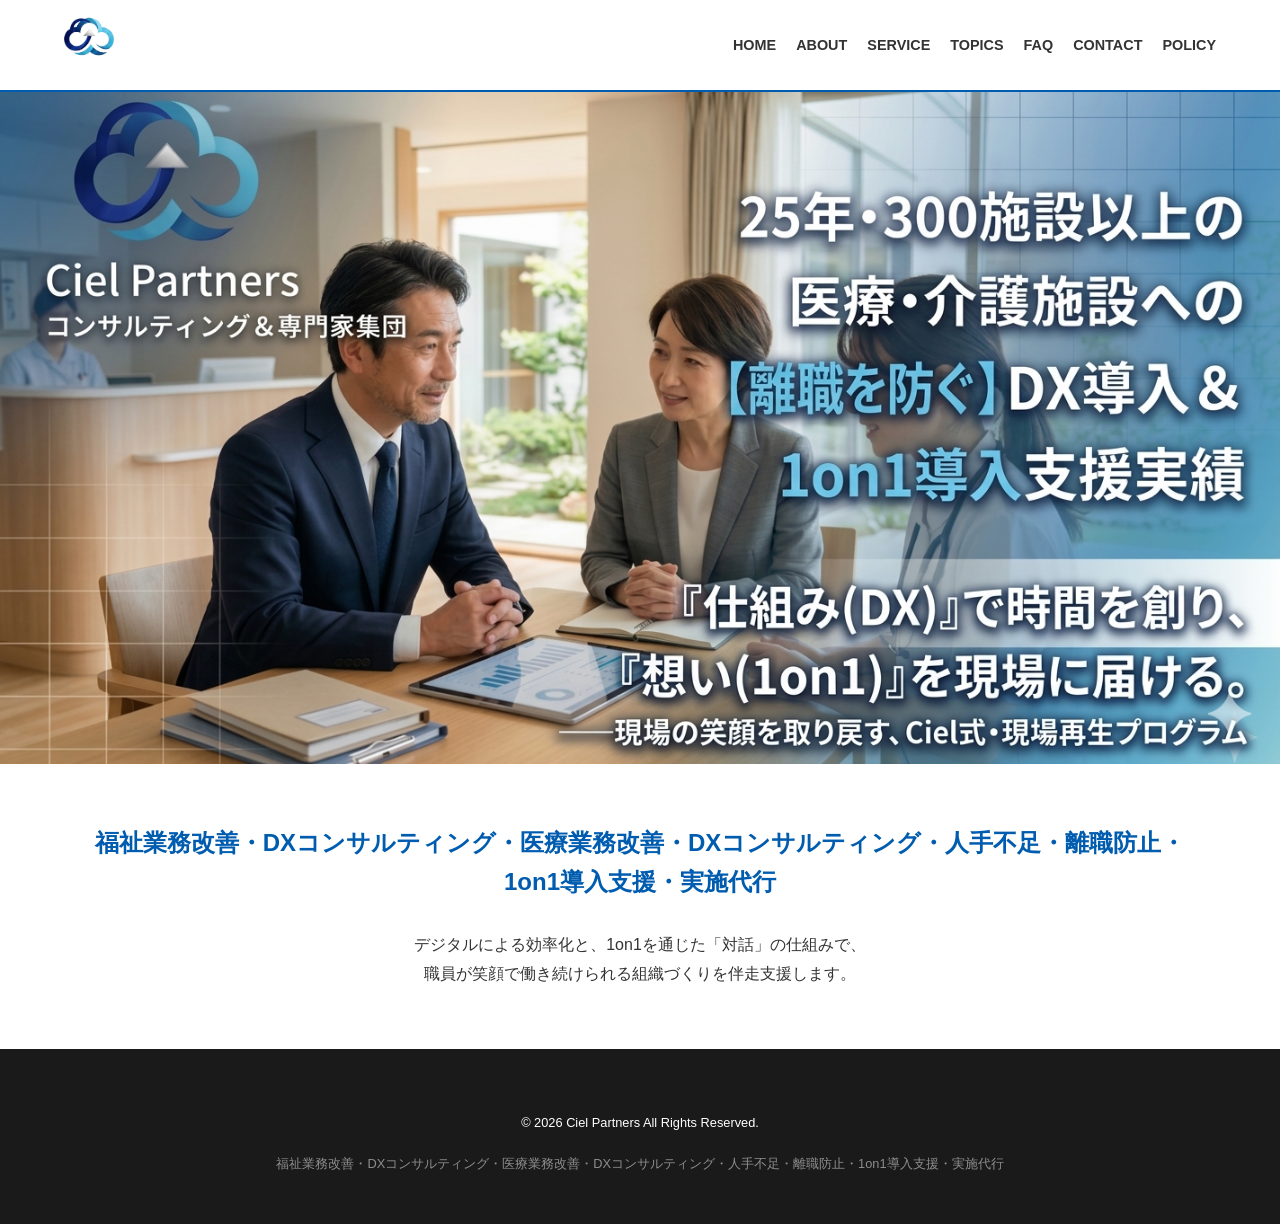
<file: index.html>
<!DOCTYPE html>
<html lang="ja">
<head>
    <meta charset="UTF-8">
    <meta name="viewport" content="width=device-width, initial-scale=1.0">
    <title>Ciel Partners | 福祉業務改善・DXコンサルティング・医療業務改善・DXコンサルティング・人手不足・離職防止・1on1導入支援・実施代行</title>
    <link rel="icon" href="Ciel-pロゴ透明.png" type="image/png">
    <style>
        :root { --main: #005CAF; }
        body { font-family: sans-serif; margin: 0; line-height: 1.8; color: #333; }
        header { display: flex; justify-content: space-between; align-items: center; padding: 15px 5%; border-bottom: 2px solid var(--main); background: #fff; position: sticky; top: 0; z-index: 1000; }
        nav ul { list-style: none; display: flex; gap: 20px; margin: 0; padding: 0; }
        nav a { text-decoration: none; color: #333; font-weight: bold; font-size: 0.9rem; }
        nav a:hover { color: var(--main); }
        .hero img { width: 100%; height: auto; display: block; }
        .container { max-width: 1100px; margin: 60px auto; text-align: center; padding: 0 5%; }
        h1 { color: var(--main); font-size: clamp(1.1rem, 2.5vw, 1.5rem); margin-bottom: 30px; line-height: 1.6; }
        footer { background: #1a1a1a; color: #fff; text-align: center; padding: 50px 5%; font-size: 0.8rem; }
        .footer-kw { opacity: 0.5; margin-top: 20px; line-height: 1.5; }
    </style>
</head>
<body>
<header>
    <div class="logo"><img src="Ciel-pロゴ透明.png" height="50" alt="Ciel Partners"></div>
    <nav>
        <ul>
            <li><a href="index.html">HOME</a></li>
            <li><a href="about.html">ABOUT</a></li>
            <li><a href="service.html">SERVICE</a></li>
            <li><a href="news.html">TOPICS</a></li>
            <li><a href="faq.html">FAQ</a></li>
            <li><a href="contact.html">CONTACT</a></li>
            <li><a href="policy.html">POLICY</a></li>
        </ul>
    </nav>
</header>
<main>
    <div class="hero"><img src="top.png" alt="Main Visual"></div>
    <div class="container">
        <h1>福祉業務改善・DXコンサルティング・医療業務改善・DXコンサルティング・人手不足・離職防止・1on1導入支援・実施代行</h1>
        <p>デジタルによる効率化と、1on1を通じた「対話」の仕組みで、<br>職員が笑顔で働き続けられる組織づくりを伴走支援します。</p>
    </div>
</main>
<footer>
    <p>&copy; 2026 Ciel Partners All Rights Reserved.</p>
    <div class="footer-kw">福祉業務改善・DXコンサルティング・医療業務改善・DXコンサルティング・人手不足・離職防止・1on1導入支援・実施代行</div>
</footer>
</body>
</html>
</file>
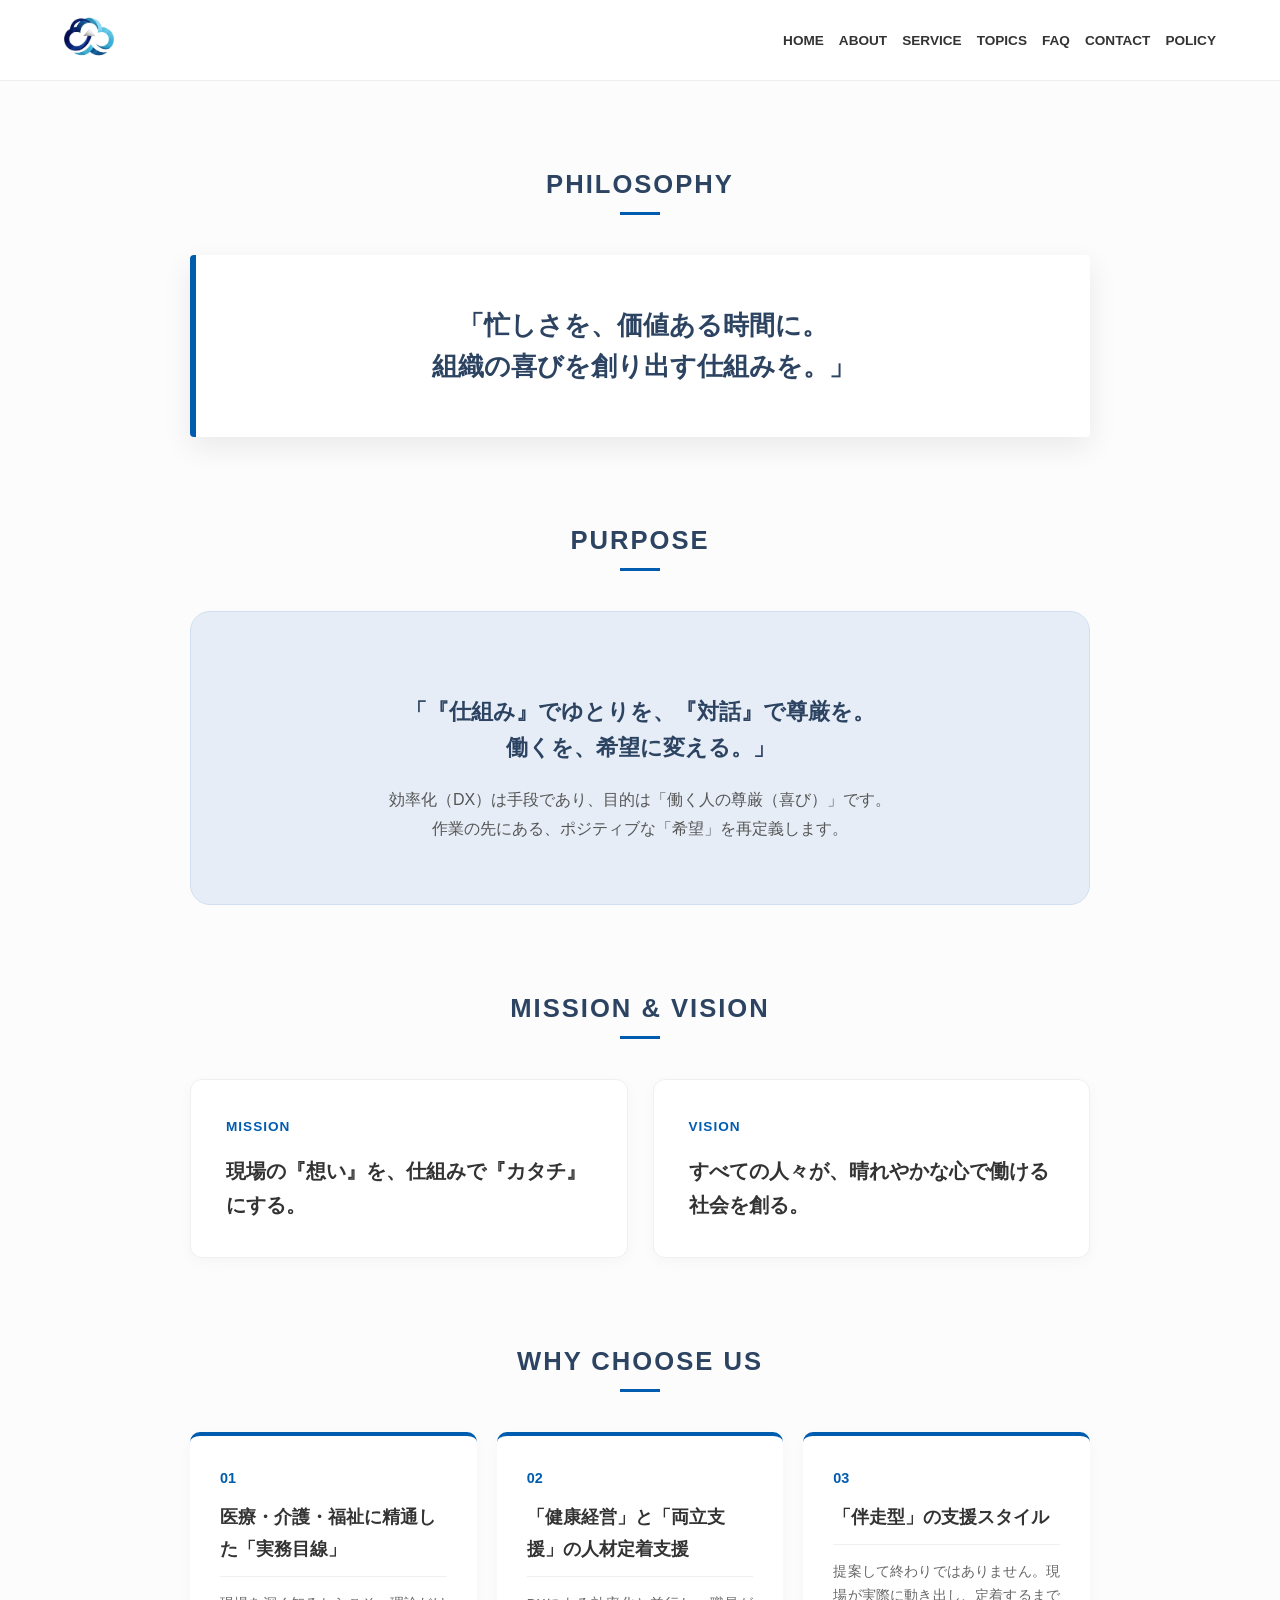
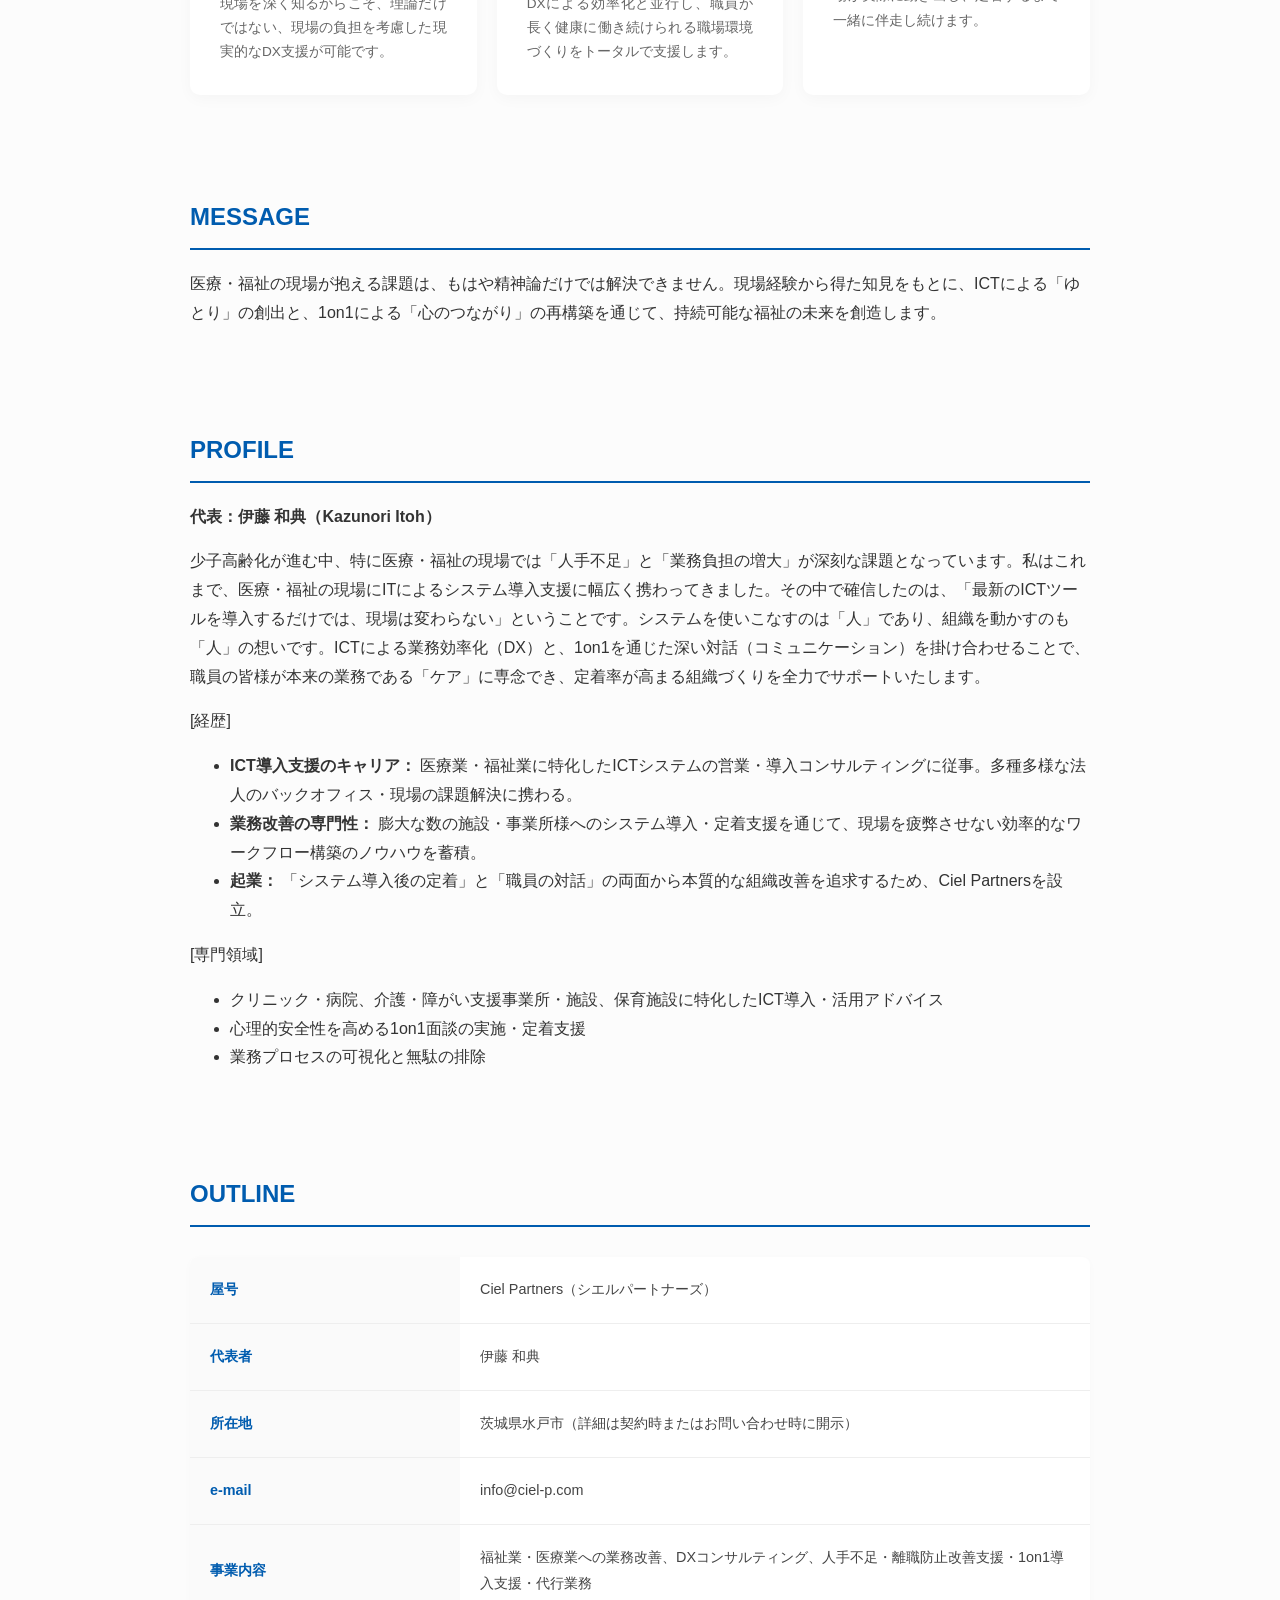
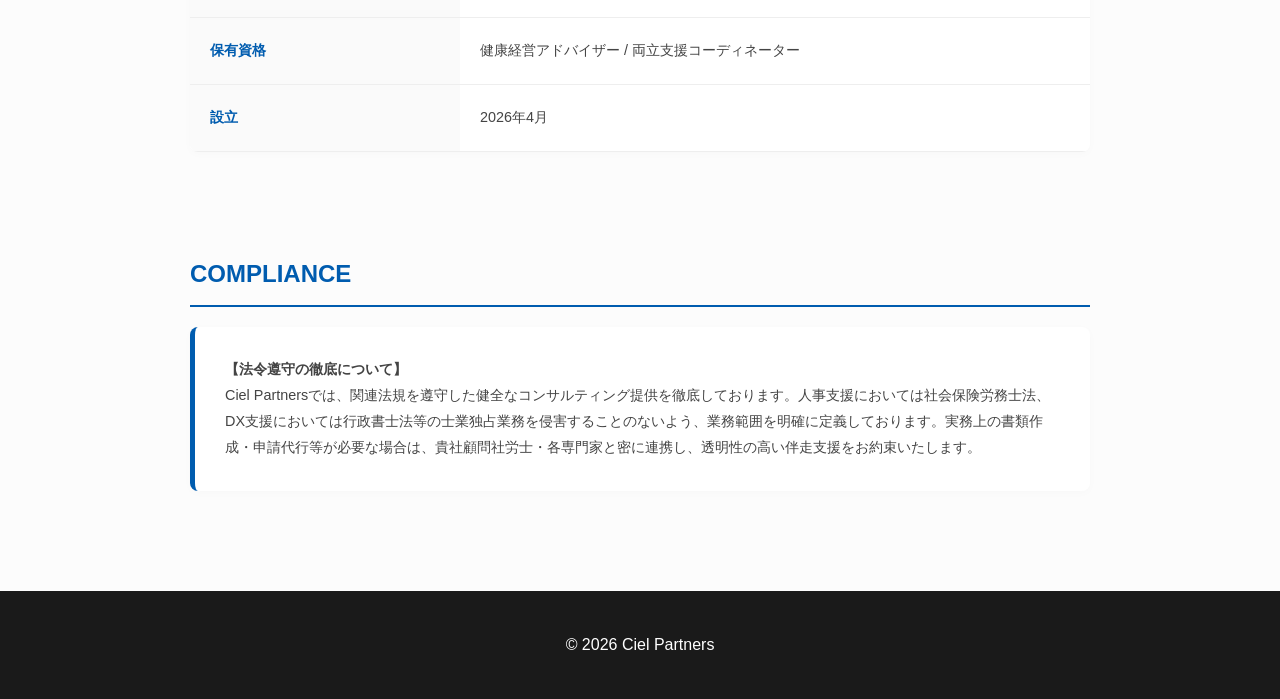
<file: about.html>
<!DOCTYPE html>
<html lang="ja">
<head>
    <meta charset="UTF-8">
    <title>ABOUT | Ciel Partners</title>
    <style>
        body { font-family: sans-serif; margin: 0; line-height: 1.8; color: #333; background: #fcfcfc; }
        header { display: flex; justify-content: space-between; align-items: center; padding: 15px 5%; border-bottom: 1px solid #eee; background: #fff; position: sticky; top: 0; z-index: 1000; }
        nav ul { list-style: none; display: flex; gap: 15px; margin: 0; padding: 0; }
        nav a { text-decoration: none; color: #333; font-weight: bold; font-size: 0.85rem; }
        nav a:hover { color: #005CAF; }
        
        .container { max-width: 900px; margin: 60px auto; padding: 0 5%; }
        
        /* タイトル装飾 */
        .section-title-box { text-align: center; margin-bottom: 40px; margin-top: 80px; }
        .section-title-box h2 { color: #2c4361; font-size: 1.6rem; margin-bottom: 5px; border: none; letter-spacing: 2px; }
        .section-title-box .line { width: 40px; height: 3px; background: #005CAF; margin: 0 auto; }
        
        /* 1. PHILOSOPHY (経営理念 - 最上位) */
        .blue-border-box { 
            border-left: 6px solid #005CAF; 
            background: #fff; 
            box-shadow: 0 10px 30px rgba(0,0,0,0.08); 
            padding: 50px; 
            text-align: center; 
            font-size: 1.6rem; 
            font-weight: bold; 
            margin-bottom: 80px; 
            border-radius: 4px; 
            color: #2c4361;
            line-height: 1.6;
        }

        /* 2. PURPOSE (存在意義) */
        .blue-bg-box { background: #e6edf7; padding: 60px 30px; border-radius: 20px; text-align: center; margin-bottom: 60px; border: 1px solid #d0e0f0; }
        .blue-bg-box h3 { font-size: 1.4rem; margin-bottom: 20px; color: #2c4361; line-height: 1.6; }
        .blue-bg-box p { font-size: 1rem; color: #555; margin: 0; font-weight: 500; }
        
        /* 3. MISSION & VISION (役割と目標) */
        .mv-grid { display: grid; grid-template-columns: repeat(auto-fit, minmax(300px, 1fr)); gap: 25px; margin-bottom: 80px; }
        .mv-card { background: #fff; padding: 35px; border-radius: 12px; box-shadow: 0 4px 15px rgba(0,0,0,0.03); border: 1px solid #f0f0f0; }
        .mv-label { color: #005CAF; font-weight: bold; font-size: 0.85rem; margin-bottom: 15px; display: block; letter-spacing: 1px; }
        .mv-card h3 { font-size: 1.25rem; margin: 0; color: #333; line-height: 1.7; }

        /* WHY CHOOSE US */
        .why-grid { display: grid; grid-template-columns: repeat(auto-fit, minmax(250px, 1fr)); gap: 20px; }
        .why-card { background: #fff; padding: 30px; border-radius: 10px; box-shadow: 0 4px 15px rgba(0,0,0,0.03); border-top: 4px solid #005CAF; }
        .why-num { color: #005CAF; font-weight: bold; margin-bottom: 10px; display: block; font-size: 0.9rem; }
        .why-card h4 { margin: 0 0 15px; color: #333; font-size: 1.1rem; border-bottom: 1px solid #f0f0f0; padding-bottom: 10px; }
        .why-card p { font-size: 0.85rem; color: #666; margin: 0; text-align: justify; }

        /* PROFILE & OUTLINE */
        h2.sub { color: #005CAF; border-bottom: 2px solid #005CAF; padding-bottom: 10px; margin-top: 100px; }
        table { width: 100%; border-collapse: collapse; margin-top: 30px; background: #fff; border-radius: 8px; overflow: hidden; box-shadow: 0 2px 10px rgba(0,0,0,0.02); }
        th, td { padding: 20px; border-bottom: 1px solid #eee; text-align: left; }
        th { color: #005CAF; width: 30%; background: #fafafa; font-size: 0.9rem; }
        td { font-size: 0.9rem; color: #444; }

        footer { background: #1a1a1a; color: #fff; text-align: center; padding: 40px; margin-top: 100px; }
    </style>
</head>
<body>

<header>
    <img src="Ciel-pロゴ透明.png" height="50">
    <nav>
        <ul>
            <li><a href="index.html">HOME</a></li>
            <li><a href="about.html">ABOUT</a></li>
            <li><a href="service.html">SERVICE</a></li>
            <li><a href="news.html">TOPICS</a></li>
            <li><a href="faq.html">FAQ</a></li>
            <li><a href="contact.html">CONTACT</a></li>
            <li><a href="policy.html">POLICY</a></li>
        </ul>
    </nav>
</header>

<main class="container">
    <div class="section-title-box">
        <h2>PHILOSOPHY</h2>
        <div class="line"></div>
    </div>
    <div class="blue-border-box">
        「忙しさを、価値ある時間に。<br>
        組織の喜びを創り出す仕組みを。」
    </div>

    <div class="section-title-box">
        <h2>PURPOSE</h2>
        <div class="line"></div>
    </div>
    <div class="blue-bg-box">
        <h3>「『仕組み』でゆとりを、『対話』で尊厳を。<br>働くを、希望に変える。」</h3>
        <p>効率化（DX）は手段であり、目的は「働く人の尊厳（喜び）」です。<br>作業の先にある、ポジティブな「希望」を再定義します。</p>
    </div>

    <div class="section-title-box">
        <h2>MISSION & VISION</h2>
        <div class="line"></div>
    </div>
    <div class="mv-grid">
        <div class="mv-card">
            <span class="mv-label">MISSION</span>
            <h3>現場の『想い』を、仕組みで『カタチ』にする。</h3>
        </div>
        <div class="mv-card">
            <span class="mv-label">VISION</span>
            <h3>すべての人々が、晴れやかな心で働ける社会を創る。</h3>
        </div>
    </div>

    <div class="section-title-box">
        <h2>WHY CHOOSE US</h2>
        <div class="line"></div>
    </div>
    <div class="why-grid">
        <div class="why-card">
            <span class="why-num">01</span>
            <h4>医療・介護・福祉に精通した「実務目線」</h4>
            <p>現場を深く知るからこそ、理論だけではない、現場の負担を考慮した現実的なDX支援が可能です。</p>
        </div>
        <div class="why-card">
            <span class="why-num">02</span>
            <h4>「健康経営」と「両立支援」の人材定着支援</h4>
            <p>DXによる効率化と並行し、職員が長く健康に働き続けられる職場環境づくりをトータルで支援します。</p>
        </div>
        <div class="why-card">
            <span class="why-num">03</span>
            <h4>「伴走型」の支援スタイル</h4>
            <p>提案して終わりではありません。現場が実際に動き出し、定着するまで一緒に伴走し続けます。</p>
        </div>
    </div>

    <h2 class="sub">MESSAGE</h2>
    <p>医療・福祉の現場が抱える課題は、もはや精神論だけでは解決できません。現場経験から得た知見をもとに、ICTによる「ゆとり」の創出と、1on1による「心のつながり」の再構築を通じて、持続可能な福祉の未来を創造します。</p>

    <h2 class="sub">PROFILE</h2>
        <div class="profile-content">
        <p><strong>代表：伊藤 和典（Kazunori Itoh）</strong></p>
        <p>少子高齢化が進む中、特に医療・福祉の現場では「人手不足」と「業務負担の増大」が深刻な課題となっています。私はこれまで、医療・福祉の現場にITによるシステム導入支援に幅広く携わってきました。その中で確信したのは、「最新のICTツールを導入するだけでは、現場は変わらない」ということです。システムを使いこなすのは「人」であり、組織を動かすのも「人」の想いです。ICTによる業務効率化（DX）と、1on1を通じた深い対話（コミュニケーション）を掛け合わせることで、職員の皆様が本来の業務である「ケア」に専念でき、定着率が高まる組織づくりを全力でサポートいたします。</p>

        <span class="profile-section-title">[経歴]</span>
        <ul>
            <li><strong>ICT導入支援のキャリア：</strong> 医療業・福祉業に特化したICTシステムの営業・導入コンサルティングに従事。多種多様な法人のバックオフィス・現場の課題解決に携わる。</li>
            <li><strong>業務改善の専門性：</strong> 膨大な数の施設・事業所様へのシステム導入・定着支援を通じて、現場を疲弊させない効率的なワークフロー構築のノウハウを蓄積。</li>
            <li><strong>起業：</strong> 「システム導入後の定着」と「職員の対話」の両面から本質的な組織改善を追求するため、Ciel Partnersを設立。</li>
        </ul>

        <span class="profile-section-title">[専門領域]</span>
        <ul>
            <li>クリニック・病院、介護・障がい支援事業所・施設、保育施設に特化したICT導入・活用アドバイス</li>
            <li>心理的安全性を高める1on1面談の実施・定着支援</li>
            <li>業務プロセスの可視化と無駄の排除</li>
        </ul>
    </div>

    <h2 class="sub">OUTLINE</h2>
    <table>
        <tr><th>屋号</th><td>Ciel Partners（シエルパートナーズ）</td></tr>
        <tr><th>代表者</th><td>伊藤 和典</td></tr>
        <tr><th>所在地</th><td>茨城県水戸市（詳細は契約時またはお問い合わせ時に開示）</td></tr>
        <tr><th>e-mail</th><td>info@ciel-p.com</td></tr>
        <tr><th>事業内容</th><td>福祉業・医療業への業務改善、DXコンサルティング、人手不足・離職防止改善支援・1on1導入支援・代行業務</td></tr>
        <tr><th>保有資格</th><td>健康経営アドバイザー / 両立支援コーディネーター</td></tr>
        <tr><th>設立</th><td>2026年4月</td></tr>
    </table>

     <h2 class="sub">COMPLIANCE</h2>
    <div style="background: #fff; padding: 30px; border-radius: 8px; box-shadow: 0 2px 10px rgba(0,0,0,0.02); margin-top: 20px; border-left: 5px solid #005CAF;">
        <p style="margin: 0; font-size: 0.9rem; color: #444;">
            <strong>【法令遵守の徹底について】</strong><br>
            Ciel Partnersでは、関連法規を遵守した健全なコンサルティング提供を徹底しております。人事支援においては社会保険労務士法、DX支援においては行政書士法等の士業独占業務を侵害することのないよう、業務範囲を明確に定義しております。実務上の書類作成・申請代行等が必要な場合は、貴社顧問社労士・各専門家と密に連携し、透明性の高い伴走支援をお約束いたします。
        </p>
    </div>
</main>

<footer>&copy; 2026 Ciel Partners</footer>
</body>
</html>
</file>
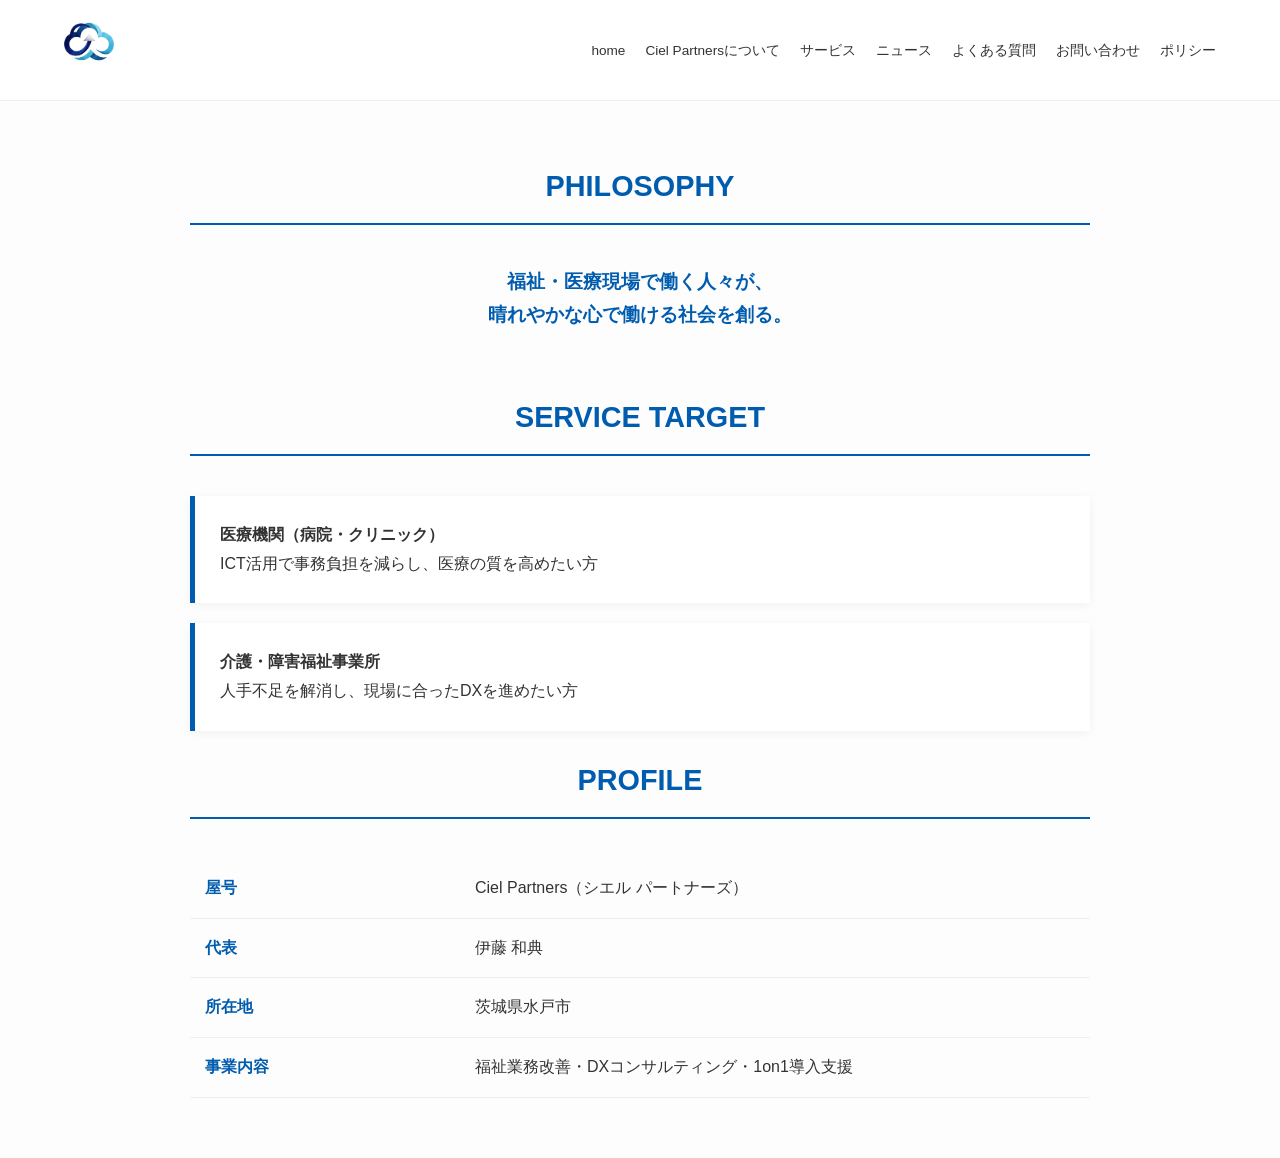
<file: Ciel Partnersについて.html>
<!DOCTYPE html>
<html lang="ja">
<head>
    <meta charset="UTF-8">
    <meta name="viewport" content="width=device-width, initial-scale=1.0">
    <title>Ciel Partnersについて</title>
    <style>
        :root { --main-blue: #005CAF; --text-black: #333; --bg-light: #fdfdfd; }
        body { font-family: "Noto Sans JP", sans-serif; line-height: 1.8; color: var(--text-black); margin: 0; background: var(--bg-light); }
        header { display: flex; justify-content: space-between; align-items: center; padding: 20px 5%; background: #fff; border-bottom: 1px solid #eee; position: sticky; top: 0; z-index: 1000; }
        .logo img { height: 50px; }
        nav ul { list-style: none; display: flex; gap: 20px; margin: 0; padding: 0; }
        nav a { text-decoration: none; color: #333; font-weight: 500; font-size: 0.85rem; }
        .container { max-width: 900px; margin: 60px auto; padding: 0 20px; }
        .section-title { text-align: center; font-size: 1.8rem; color: var(--main-blue); border-bottom: 2px solid var(--main-blue); padding-bottom: 10px; margin-bottom: 40px; }
        .target-box { background: #fff; padding: 25px; margin-bottom: 20px; border-left: 5px solid var(--main-blue); box-shadow: 0 2px 10px rgba(0,0,0,0.05); }
        .profile-table { width: 100%; border-collapse: collapse; margin-top: 20px; }
        .profile-table th, .profile-table td { padding: 15px; border-bottom: 1px solid #eee; text-align: left; }
        .profile-table th { width: 30%; color: var(--main-blue); }
    </style>
</head>
<body>
<header>
    <div class="logo"><img src="Ciel-pロゴ透明.png" alt="Logo"></div>
    <nav>
        <ul>
            <li><a href="index.html">home</a></li>
            <li><a href="about.html">Ciel Partnersについて</a></li>
            <li><a href="service.html">サービス</a></li>
            <li><a href="news.html">ニュース</a></li>
            <li><a href="faq.html">よくある質問</a></li>
            <li><a href="contact.html">お問い合わせ</a></li>
            <li><a href="policy.html">ポリシー</a></li>
        </ul>
    </nav>
</header>
<main class="container">
    <h2 class="section-title">PHILOSOPHY</h2>
    <div style="text-align:center; margin-bottom:60px;">
        <h3 style="color:var(--main-blue);">福祉・医療現場で働く人々が、<br>晴れやかな心で働ける社会を創る。</h3>
    </div>
    <h2 class="section-title">SERVICE TARGET</h2>
    <div class="target-box"><strong>医療機関（病院・クリニック）</strong><br>ICT活用で事務負担を減らし、医療の質を高めたい方</div>
    <div class="target-box"><strong>介護・障害福祉事業所</strong><br>人手不足を解消し、現場に合ったDXを進めたい方</div>
    <h2 class="section-title">PROFILE</h2>
    <table class="profile-table">
        <tr><th>屋号</th><td>Ciel Partners（シエル パートナーズ）</td></tr>
        <tr><th>代表</th><td>伊藤 和典</td></tr>
        <tr><th>所在地</th><td>茨城県水戸市</td></tr>
        <tr><th>事業内容</th><td>福祉業務改善・DXコンサルティング・1on1導入支援</td></tr>
    </table>
</main>
</body>
</html>
</file>
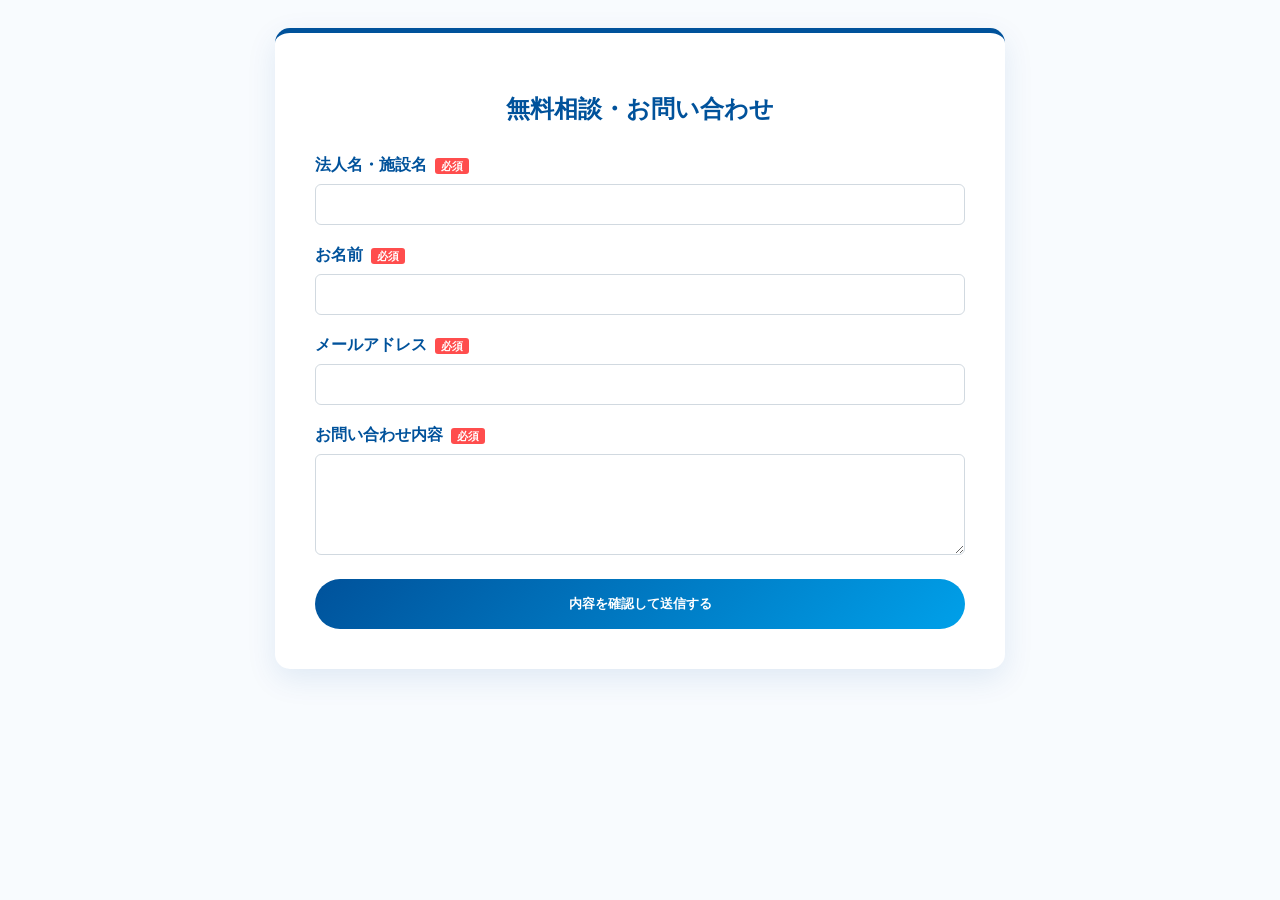
<file: Contact.html>
<!DOCTYPE html>
<html lang="ja">
<head>
    <meta charset="UTF-8">
    <title>お問い合わせ | Ciel Partners</title>
    <style>
        /* 提供テキストのデザインを適用 */
        body { font-family: sans-serif; background: #f8fbfe; padding: 20px; }
        .form-container { max-width: 650px; margin: 0 auto; background: #fff; padding: 40px; border-radius: 15px; border-top: 5px solid #00529b; box-shadow: 0 10px 30px rgba(0,82,155,0.1); }
        .form-header { text-align: center; margin-bottom: 30px; color: #00529b; }
        .form-group { margin-bottom: 20px; }
        label { display: block; font-weight: bold; margin-bottom: 8px; color: #00529b; }
        .required { background: #ff4d4d; color: #fff; font-size: 0.7rem; padding: 2px 6px; border-radius: 3px; margin-left: 8px; }
        input, textarea { width: 100%; padding: 12px; border: 1px solid #d1d9e0; border-radius: 6px; box-sizing: border-box; }
        .btn-submit { background: linear-gradient(135deg, #00529b 0%, #00a0e9 100%); color: #fff; border: none; padding: 16px; font-weight: bold; border-radius: 50px; cursor: pointer; width: 100%; }
    </style>
</head>
<body>
<div class="form-container">
    <div class="form-header"><h2>無料相談・お問い合わせ</h2></div>
    <form id="contact-form">
        <div class="form-group"><label>法人名・施設名<span class="required">必須</span></label><input type="text" name="company" required></div>
        <div class="form-group"><label>お名前<span class="required">必須</span></label><input type="text" name="name" required></div>
        <div class="form-group"><label>メールアドレス<span class="required">必須</span></label><input type="email" name="email" required></div>
        <div class="form-group"><label>お問い合わせ内容<span class="required">必須</span></label><textarea name="message" required rows="5"></textarea></div>
        <button type="submit" id="submit-btn" class="btn-submit">内容を確認して送信する</button>
        <div id="message" style="display:none; text-align:center; margin-top:20px;"></div>
    </form>
</div>
<script>
    const scriptUrl = "https://script.google.com/macros/s/AKfycbyQHojUPk5MmuHThZiuNGLb7IfLh8bIuEqvRt1ObR8hyNa5TLo0MvG_f52x80EZmRp_/exec";
    const form = document.getElementById('contact-form');
    form.addEventListener("submit", function(e) {
        e.preventDefault();
        const btn = document.getElementById('submit-btn');
        btn.disabled = true; btn.innerText = "送信中...";
        fetch(scriptUrl, { method: "POST", body: new FormData(form), mode: "no-cors" })
        .then(() => {
            document.getElementById('message').style.display = "block";
            document.getElementById('message').innerText = "送信が完了しました。";
            form.reset();
            btn.style.display = "none";
        });
    });
</script>
</body>
</html>
</file>
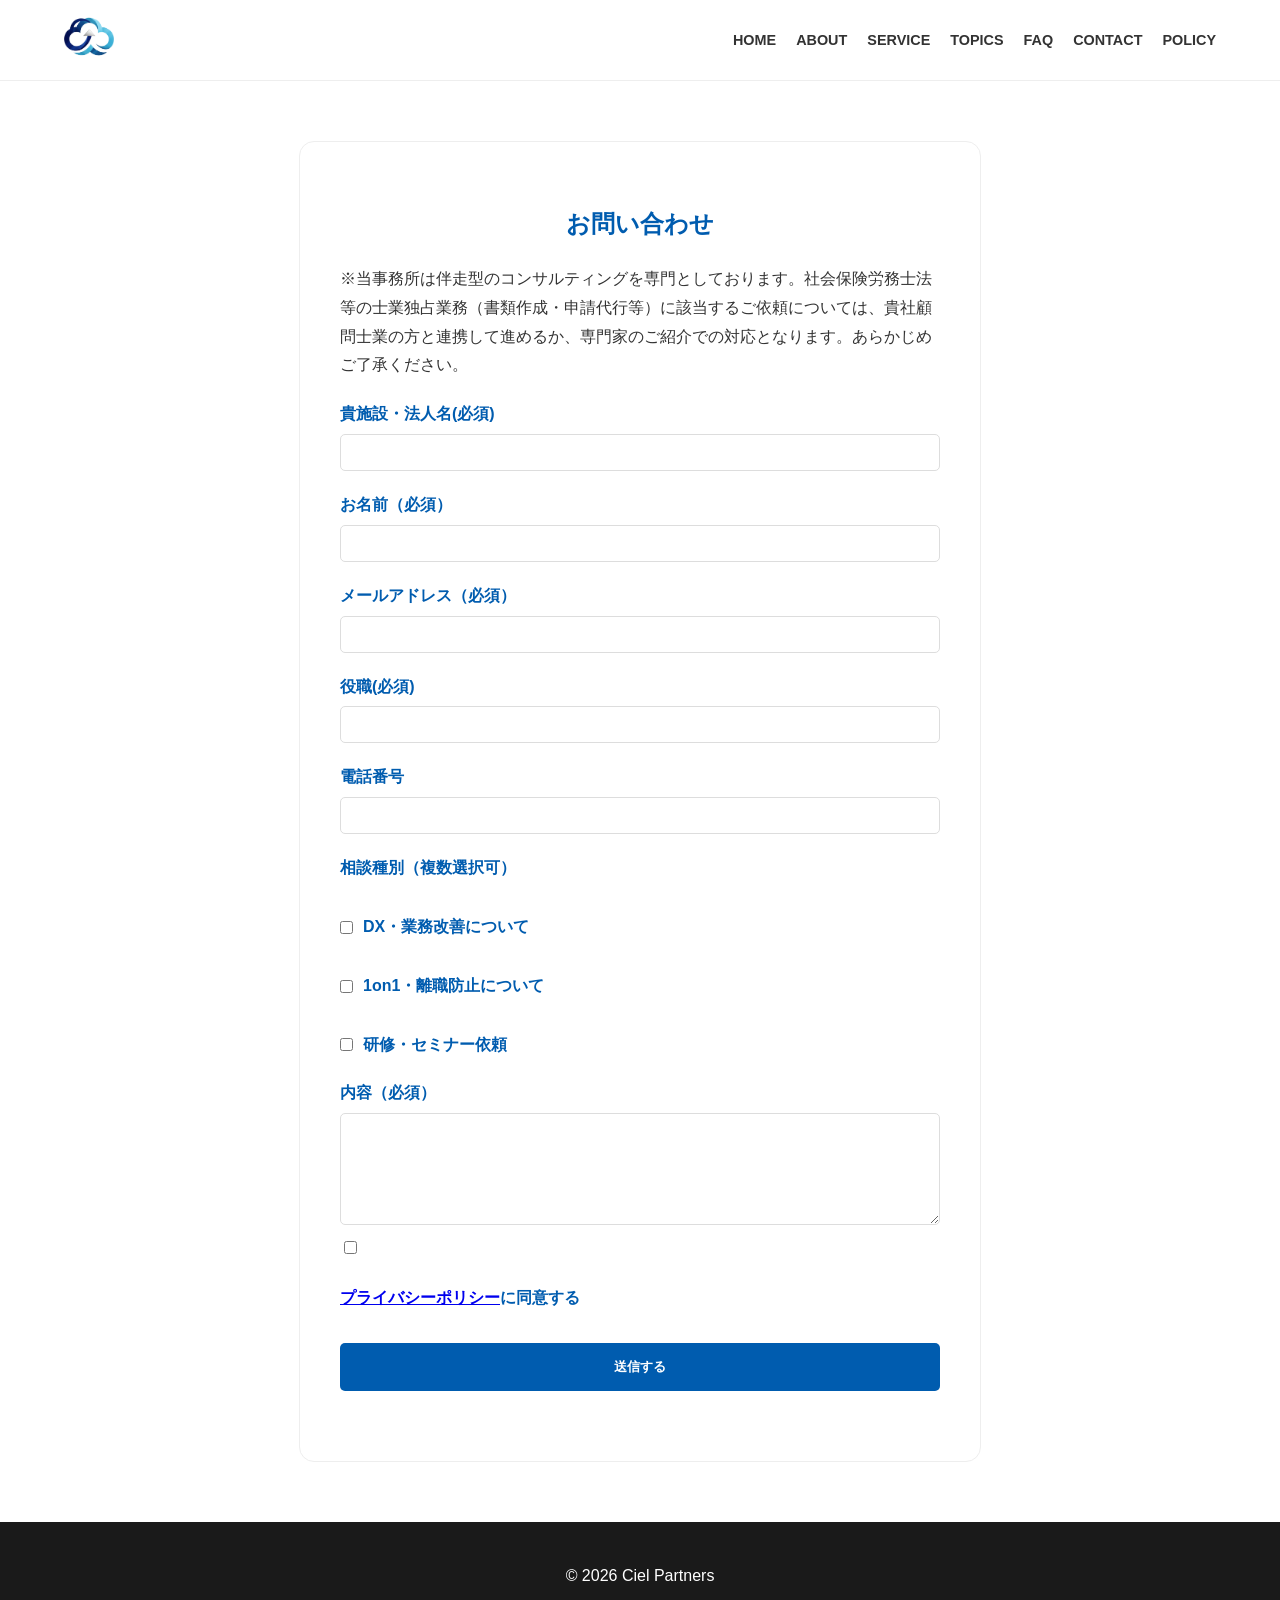
<file: contact.html>
<!DOCTYPE html>
<html lang="ja">
<head>
    <meta charset="UTF-8">
    <title>CONTACT | Ciel Partners</title>
    <style>
        body { font-family: sans-serif; margin: 0; line-height: 1.8; color: #333; }
        header { display: flex; justify-content: space-between; align-items: center; padding: 15px 5%; border-bottom: 1px solid #eee; background: #fff; position: sticky; top: 0; z-index: 1000; }
        nav ul { list-style: none; display: flex; gap: 20px; margin: 0; padding: 0; }
        nav a { text-decoration: none; color: #333; font-weight: bold; font-size: 0.9rem; }
        .container { max-width: 600px; margin: 60px auto; padding: 40px; border: 1px solid #eee; border-radius: 15px; }
        label { display: block; margin-top: 20px; font-weight: bold; color: #005CAF; }
        input[type="text"], input[type="email"], input[type="tel"], textarea { width: 100%; padding: 10px; margin-top: 5px; border: 1px solid #ddd; border-radius: 5px; box-sizing: border-box; }
        .checkbox-group { margin-top: 10px; display: flex; flex-direction: column; gap: 10px; }
        .checkbox-item { display: flex; align-items: center; cursor: pointer; }
        .checkbox-item input[type="checkbox"] { width: auto; margin: 0 10px 0 0; cursor: pointer; }
        button { background: #005CAF; color: #fff; padding: 15px; border: none; border-radius: 5px; cursor: pointer; display: block; margin: 30px auto; width: 100%; font-weight: bold; }
        button:disabled { background: #ccc; cursor: not-allowed; }
        footer { background: #1a1a1a; color: #fff; text-align: center; padding: 40px; }
        #msg { text-align: center; display: none; padding: 20px; color: #005CAF; font-weight: bold; background: #f0f5ff; border-radius: 10px; margin-bottom: 20px; }
    </style>
</head>
<body>
<header>
    <img src="Ciel-pロゴ透明.png" height="50">
    <nav>
        <ul>
            <li><a href="index.html">HOME</a></li>
            <li><a href="about.html">ABOUT</a></li>
            <li><a href="service.html">SERVICE</a></li>
            <li><a href="news.html">TOPICS</a></li>
            <li><a href="faq.html">FAQ</a></li>
            <li><a href="contact.html">CONTACT</a></li>
            <li><a href="policy.html">POLICY</a></li>
        </ul>
    </nav>
</header>
<main class="container">
    <h2 style="text-align:center;color:#005CAF;">お問い合わせ</h2>
    <div class="compliance-note">
        ※当事務所は伴走型のコンサルティングを専門としております。社会保険労務士法等の士業独占業務（書類作成・申請代行等）に該当するご依頼については、貴社顧問士業の方と連携して進めるか、専門家のご紹介での対応となります。あらかじめご了承ください。
    </div>

     <div id="msg"></div>

    <form id="contactForm">
        <label>貴施設・法人名(必須)</label><input type="text" name="company" required>
        <label>お名前（必須）</label><input type="text" name="name" required>
        <label>メールアドレス（必須）</label><input type="email" name="email" required>
        <label>役職(必須)</label><input type="email" name="email" required>
        <label>電話番号</label><input type="tel" name="tel">
        <label>相談種別（複数選択可）</label>
        <div class="checkbox-group">
            <label class="checkbox-item"><input type="checkbox" name="type" value="DX"> <span>DX・業務改善について</span></label>
            <label class="checkbox-item"><input type="checkbox" name="type" value="1on1"> <span>1on1・離職防止について</span></label>
            <label class="checkbox-item"><input type="checkbox" name="type" value="研修"> <span>研修・セミナー依頼</span></label>
        </div>
        <label>内容（必須）</label><textarea name="message" rows="6" required></textarea>
        
        <div class="agreement-area">
            <input type="checkbox" required id="p-check" style="width: auto; margin-right: 5px; cursor: pointer;">
            <label for="p-check"><a href="policy.html" target="_blank">プライバシーポリシー</a>に同意する</label>
        </div>
        
        <button type="submit" id="submitBtn">送信する</button>
    </form>
</main>

<footer>&copy; 2026 Ciel Partners</footer>

<script>
    const GAS_URL = "https://script.google.com/macros/s/AKfycbyQHojUPk5MmuHThZiuNGLb7IfLh8bIuEqvRt1ObR8hyNa5TLo0MvG_f52x80EZmRp_/exec";
    
    document.getElementById('contactForm').addEventListener('submit', function(e) {
        e.preventDefault();
        const btn = document.getElementById('submitBtn');
        const msgDiv = document.getElementById('msg');
        
        btn.disabled = true;
        btn.innerText = "送信中...";

        const formData = new FormData(this);
        const params = new URLSearchParams();
        formData.forEach((value, key) => params.append(key, value));

        fetch(GAS_URL, {
            method: 'POST',
            mode: 'no-cors',
            headers: { 'Content-Type': 'application/x-www-form-urlencoded' },
            body: params
        }).then(() => {
            msgDiv.innerText = "お問い合わせありがとうございました。送信が完了しました。";
            msgDiv.style.display = "block";
            this.style.display = "none";
            window.scrollTo(0,0);
        }).catch((err) => {
            console.error(err);
            alert("送信に失敗しました。もう一度お試しください。");
            btn.disabled = false;
            btn.innerText = "送信する";
        });
    });
</script>
</body>
</html>
</file>
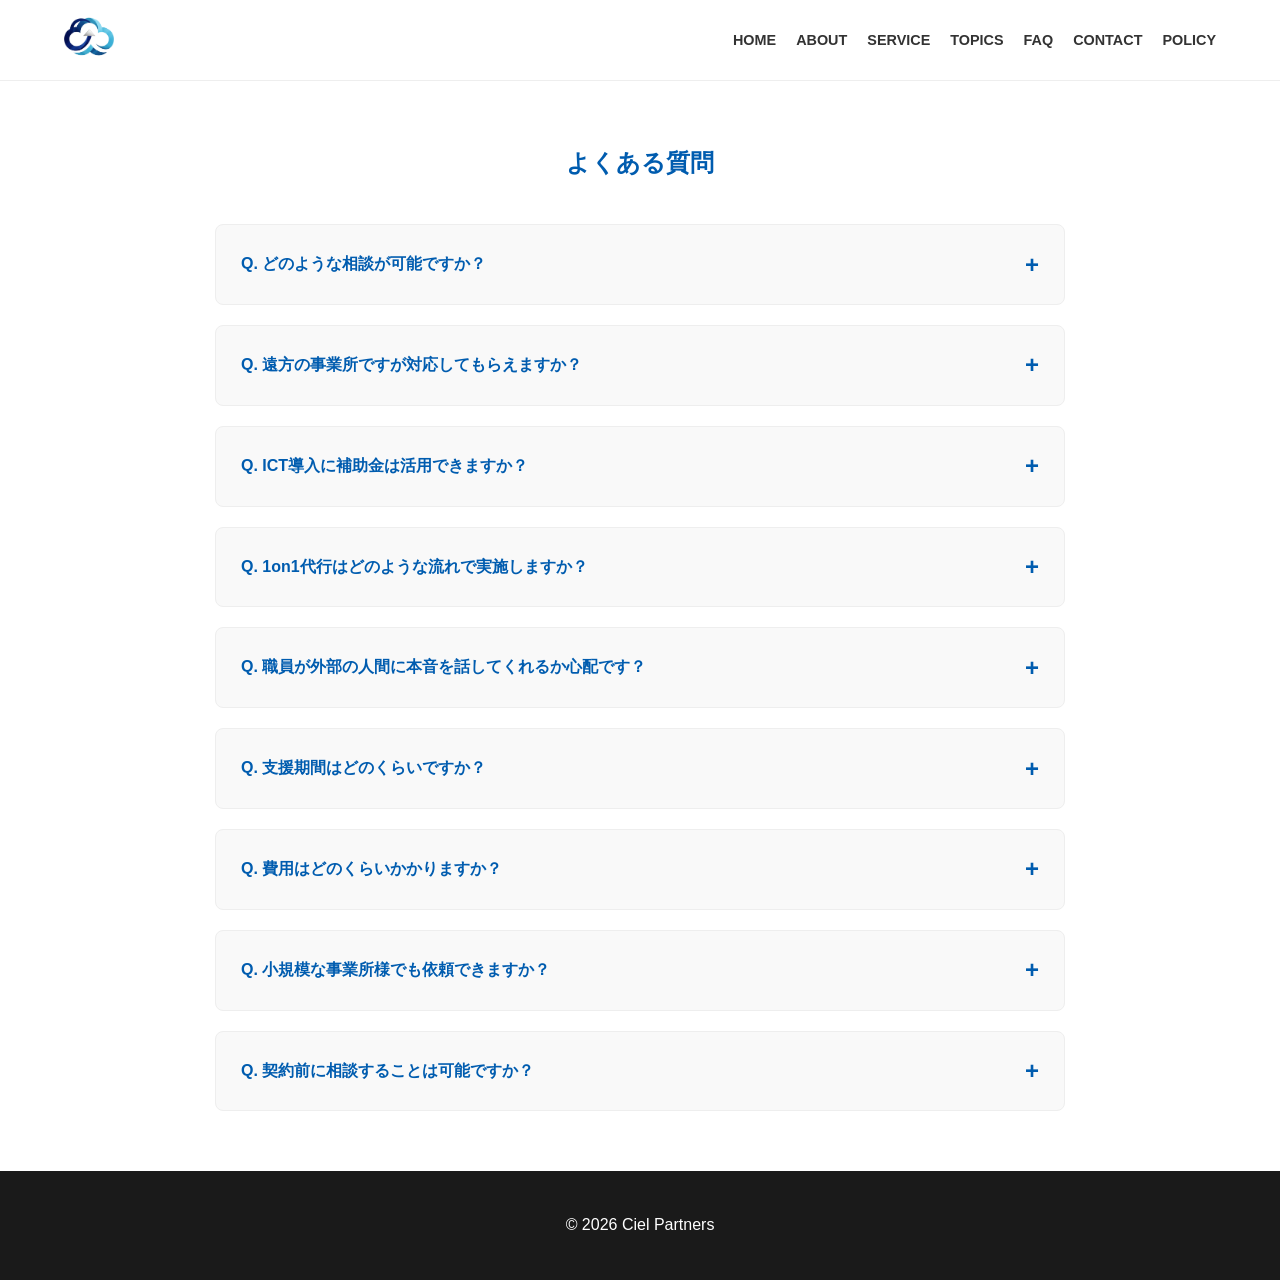
<file: faq.html>
<!DOCTYPE html>
<html lang="ja">
<head>
    <meta charset="UTF-8">
    <title>FAQ | Ciel Partners</title>
    <style>
        body { font-family: sans-serif; margin: 0; line-height: 1.8; color: #333; }
        header { display: flex; justify-content: space-between; align-items: center; padding: 15px 5%; border-bottom: 1px solid #eee; background: #fff; position: sticky; top: 0; z-index: 1000; }
        nav ul { list-style: none; display: flex; gap: 20px; margin: 0; padding: 0; }
        nav a { text-decoration: none; color: #333; font-weight: bold; font-size: 0.9rem; }
        .container { max-width: 850px; margin: 60px auto; padding: 0 5%; }
        
        /* プルダウン（アコーディオン）のスタイル */
        details {
            background: #f9f9f9;
            border-radius: 8px;
            margin-bottom: 20px;
            border: 1px solid #eee;
            transition: background 0.3s;
        }
        details[open] {
            background: #fff;
            border: 1px solid #005CAF;
        }
        summary {
            padding: 25px;
            font-weight: bold;
            color: #005CAF;
            cursor: pointer;
            list-style: none; /* デフォルトの矢印を消す（ブラウザ用） */
            position: relative;
            display: block;
        }
        summary::-webkit-details-marker {
            display: none; /* Safari用の矢印消し */
        }
        /* カスタム矢印の作成 */
        summary::after {
            content: '+';
            position: absolute;
            right: 25px;
            font-size: 1.5rem;
            top: 50%;
            transform: translateY(-50%);
            transition: transform 0.3s;
        }
        details[open] summary::after {
            content: '−';
            transform: translateY(-50%) rotate(180deg);
        }
        .answer-content {
            padding: 0 25px 25px 25px;
            color: #444;
            border-top: 1px solid #eee;
            margin-top: -10px;
            padding-top: 20px;
        }
        .a-label {
            font-weight: bold;
            color: #e67e22; /* 回答のAの色を変える場合 */
            margin-right: 5px;
        }

        footer { background: #1a1a1a; color: #fff; text-align: center; padding: 40px; }
    </style>
</head>
<body>
<header>
    <img src="Ciel-pロゴ透明.png" alt="Ciel Partners" height="50">
    <nav>
        <ul>
            <li><a href="index.html">HOME</a></li>
            <li><a href="about.html">ABOUT</a></li>
            <li><a href="service.html">SERVICE</a></li>
            <li><a href="news.html">TOPICS</a></li>
            <li><a href="faq.html">FAQ</a></li>
            <li><a href="contact.html">CONTACT</a></li>
            <li><a href="policy.html">POLICY</a></li>
        </ul>
    </nav>
</header>
<main class="container">
    <h2 style="text-align:center;color:#005CAF;margin-bottom:40px;">よくある質問</h2>

    <details>
        <summary>Q. どのような相談が可能ですか？</summary>
        <div class="answer-content">
            <span class="a-label">A.</span> ICT活用による業務改善、離職防止に向けた1on1導入、社内研修、補助金活用など、福祉・医療現場の運営に関する全般的なご相談が可能です。
        </div>
    </details>

    <details>
        <summary>Q. 遠方の事業所ですが対応してもらえますか？</summary>
        <div class="answer-content">
            <span class="a-label">A.</span> はい、茨城県を拠点に全国対応しております。Zoom等のオンラインツールを活用し、対面と変わらない質の支援を提供いたします。
        </div>
    </details>

    <details>
        <summary>Q. ICT導入に補助金は活用できますか？</summary>
        <div class="answer-content">
            <span class="a-label">A.</span> はい、IT導入補助金や地域医療介護総合確保基金など、各種補助金の選定から導入までアドバイスを行っております。
        </div>
    </details>

    <details>
        <summary>Q. 1on1代行はどのような流れで実施しますか？</summary>
        <div class="answer-content">
            <span class="a-label">A.</span> 事前ヒアリングで課題を共有し、当事務所のメンターが職員様と定期的に面談。その結果を匿名性を保ちつつ経営層へ報告・改善案を提示します。
        </div>
    </details>

    <details>
        <summary>Q. 職員が外部の人間に本音を話してくれるか心配です？</summary>
        <div class="answer-content">
            <span class="a-label">A.</span> むしろ利害関係のない第三者だからこそ、評価を気にせず本音を話せるというケースが多く、高い効果を上げています。
        </div>
    </details>

    <details>
        <summary>Q. 支援期間はどのくらいですか？</summary>
        <div class="answer-content">
            <span class="a-label">A.</span> スポットの研修から、半年〜1年以上の継続的な伴走支援まで、状況に合わせて柔軟に対応いたします。
        </div>
    </details>

    <details>
        <summary>Q. 費用はどのくらいかかりますか？</summary>
        <div class="answer-content">
            <span class="a-label">A.</span> 事業規模や訪問頻度により異なります。まずは無料相談にて状況をお伺いし、詳細なお見積もりを提示いたします。
        </div>
    </details>

    <details>
        <summary>Q. 小規模な事業所様でも依頼できますか？</summary>
        <div class="answer-content">
            <span class="a-label">A.</span> もちろんです。数名規模の事業所様から大規模法人様まで、規模に応じた最適な改善プランを提案いたします。
        </div>
    </details>

    <details>
        <summary>Q. 契約前に相談することは可能ですか？</summary>
        <div class="answer-content">
            <span class="a-label">A.</span> はい。初回相談（60分程度）はオンラインにて無料で承っております。お気軽にお問い合わせください。
        </div>
    </details>

</main>
<footer>&copy; 2026 Ciel Partners</footer>
</body>
</html>
</file>
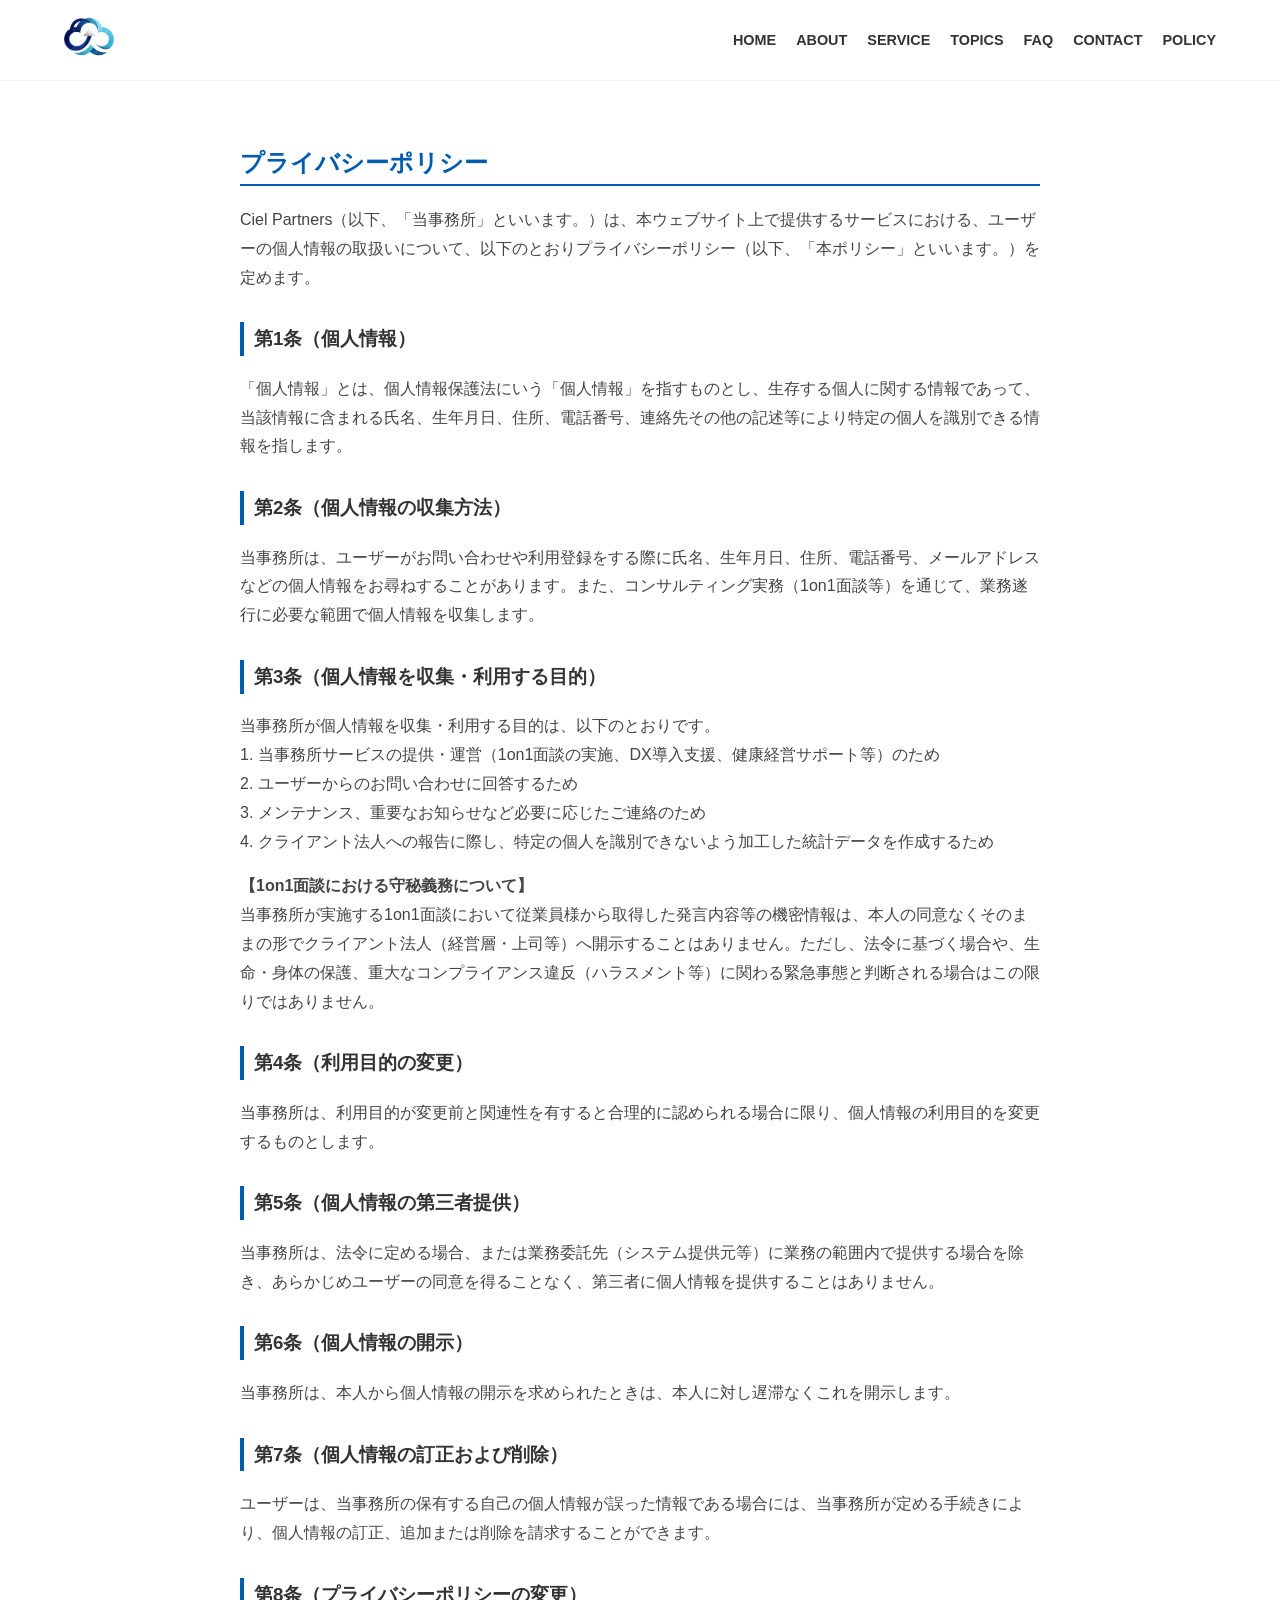
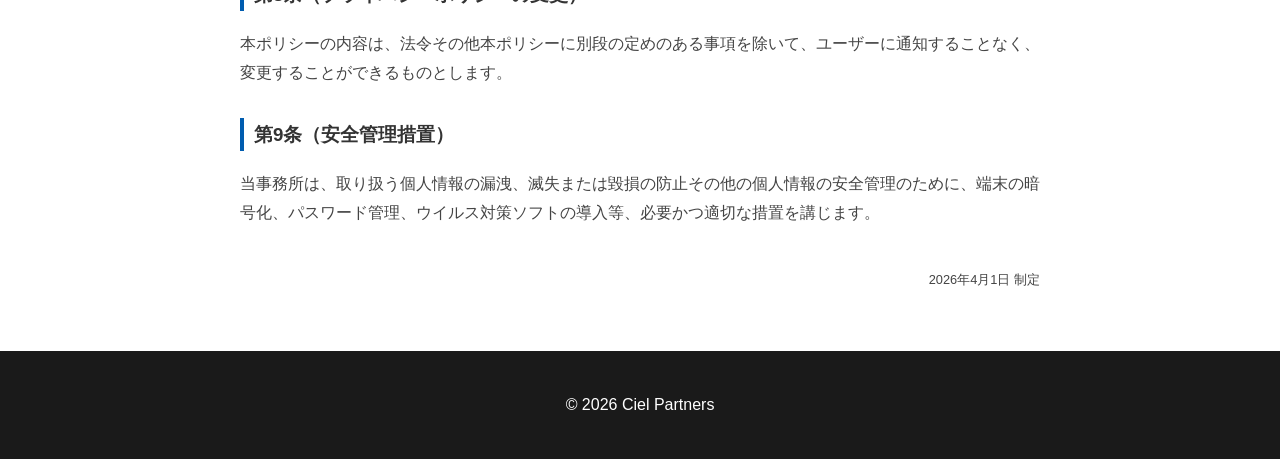
<file: policy.html>
<!DOCTYPE html>
<html lang="ja">
<head>
    <meta charset="UTF-8">
    <title>PRIVACY POLICY | Ciel Partners</title>
    <style>
        body { font-family: sans-serif; margin: 0; line-height: 1.8; color: #444; }
        header { display: flex; justify-content: space-between; align-items: center; padding: 15px 5%; border-bottom: 1px solid #eee; background: #fff; position: sticky; top: 0; z-index: 1000; }
        nav ul { list-style: none; display: flex; gap: 20px; margin: 0; padding: 0; }
        nav a { text-decoration: none; color: #333; font-weight: bold; font-size: 0.9rem; }
        .container { max-width: 800px; margin: 60px auto; padding: 0 5%; }
        h2 { color: #005CAF; border-bottom: 2px solid #005CAF; margin-top: 40px; }
        h3 { color: #333; margin-top: 30px; border-left: 4px solid #005CAF; padding-left: 10px; }
        footer { background: #1a1a1a; color: #fff; text-align: center; padding: 40px; }
    </style>
</head>
<body>
<header>
    <img src="Ciel-pロゴ透明.png" height="50">
    <nav>
        <ul>
            <li><a href="index.html">HOME</a></li>
            <li><a href="about.html">ABOUT</a></li>
            <li><a href="service.html">SERVICE</a></li>
            <li><a href="news.html">TOPICS</a></li>
            <li><a href="faq.html">FAQ</a></li>
            <li><a href="contact.html">CONTACT</a></li>
            <li><a href="policy.html">POLICY</a></li>
        </ul>
    </nav>
</header>
<main class="container">
    <h2>プライバシーポリシー</h2>
    <p>Ciel Partners（以下、「当事務所」といいます。）は、本ウェブサイト上で提供するサービスにおける、ユーザーの個人情報の取扱いについて、以下のとおりプライバシーポリシー（以下、「本ポリシー」といいます。）を定めます。</p>
    <h3>第1条（個人情報）</h3>
    <p>「個人情報」とは、個人情報保護法にいう「個人情報」を指すものとし、生存する個人に関する情報であって、当該情報に含まれる氏名、生年月日、住所、電話番号、連絡先その他の記述等により特定の個人を識別できる情報を指します。</p>
    
    <h3>第2条（個人情報の収集方法）</h3>
    <p>当事務所は、ユーザーがお問い合わせや利用登録をする際に氏名、生年月日、住所、電話番号、メールアドレスなどの個人情報をお尋ねすることがあります。また、コンサルティング実務（1on1面談等）を通じて、業務遂行に必要な範囲で個人情報を収集します。</p>
    
    <h3>第3条（個人情報を収集・利用する目的）</h3>
    <p>当事務所が個人情報を収集・利用する目的は、以下のとおりです。<br>
    1. 当事務所サービスの提供・運営（1on1面談の実施、DX導入支援、健康経営サポート等）のため<br>
    2. ユーザーからのお問い合わせに回答するため<br>
    3. メンテナンス、重要なお知らせなど必要に応じたご連絡のため<br>
    4. クライアント法人への報告に際し、特定の個人を識別できないよう加工した統計データを作成するため</p>

    <div class="important-note">
        <strong>【1on1面談における守秘義務について】</strong><br>
        当事務所が実施する1on1面談において従業員様から取得した発言内容等の機密情報は、本人の同意なくそのままの形でクライアント法人（経営層・上司等）へ開示することはありません。ただし、法令に基づく場合や、生命・身体の保護、重大なコンプライアンス違反（ハラスメント等）に関わる緊急事態と判断される場合はこの限りではありません。
    </div>

    <h3>第4条（利用目的の変更）</h3>
    <p>当事務所は、利用目的が変更前と関連性を有すると合理的に認められる場合に限り、個人情報の利用目的を変更するものとします。</p>
    
    <h3>第5条（個人情報の第三者提供）</h3>
    <p>当事務所は、法令に定める場合、または業務委託先（システム提供元等）に業務の範囲内で提供する場合を除き、あらかじめユーザーの同意を得ることなく、第三者に個人情報を提供することはありません。</p>
    
    <h3>第6条（個人情報の開示）</h3>
    <p>当事務所は、本人から個人情報の開示を求められたときは、本人に対し遅滞なくこれを開示します。</p>
    
    <h3>第7条（個人情報の訂正および削除）</h3>
    <p>ユーザーは、当事務所の保有する自己の個人情報が誤った情報である場合には、当事務所が定める手続きにより、個人情報の訂正、追加または削除を請求することができます。</p>
    
    <h3>第8条（プライバシーポリシーの変更）</h3>
    <p>本ポリシーの内容は、法令その他本ポリシーに別段の定めのある事項を除いて、ユーザーに通知することなく、変更することができるものとします。</p>

    <h3>第9条（安全管理措置）</h3>
    <p>当事務所は、取り扱う個人情報の漏洩、滅失または毀損の防止その他の個人情報の安全管理のために、端末の暗号化、パスワード管理、ウイルス対策ソフトの導入等、必要かつ適切な措置を講じます。</p>

    <p style="text-align: right; margin-top: 40px; font-size: 0.8rem;">2026年4月1日 制定</p>
</main>
<footer>&copy; 2026 Ciel Partners</footer>
</body>
</html>
</file>
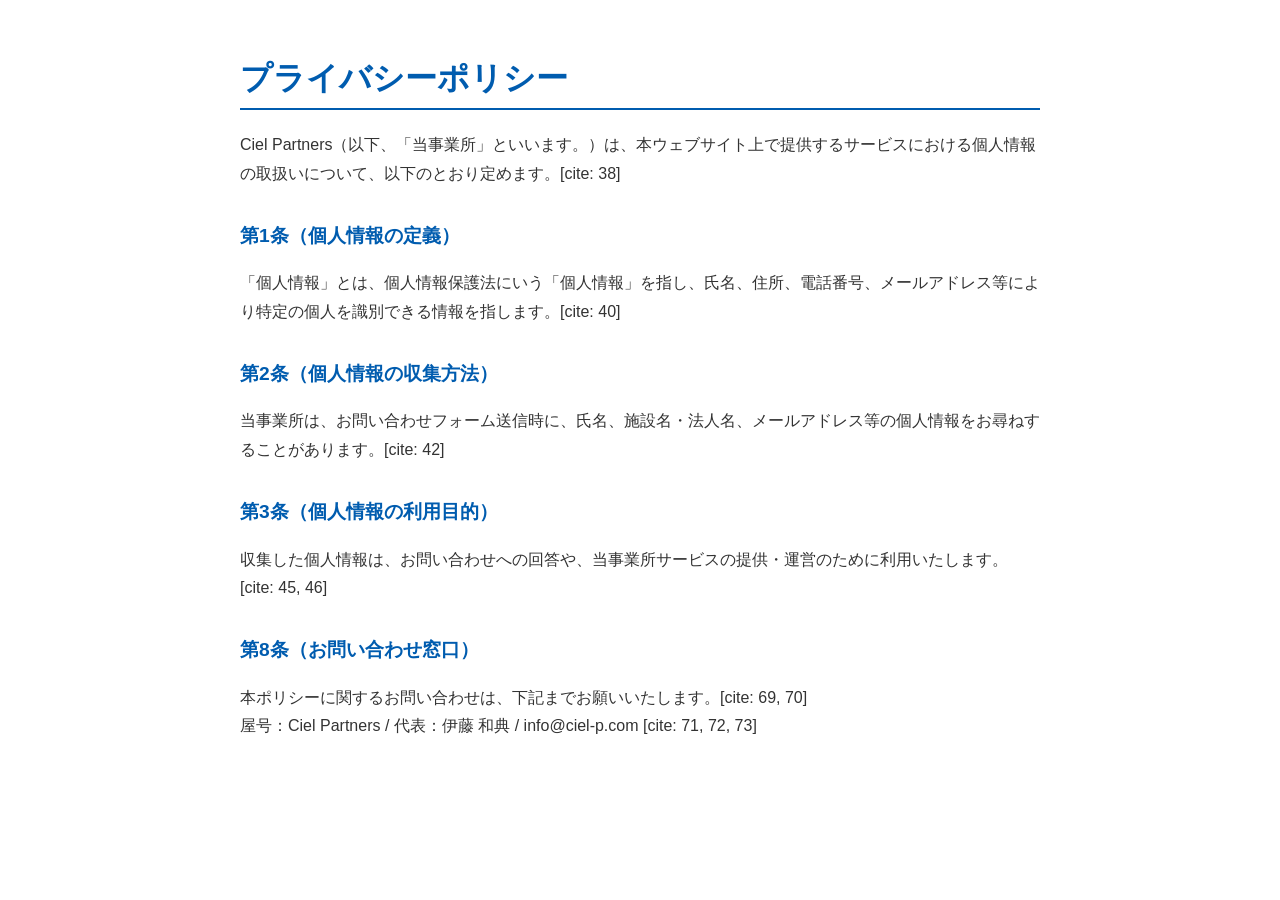
<file: Privacy policyt.html>
<!DOCTYPE html>
<html lang="ja">
<head>
    <meta charset="UTF-8">
    <title>プライバシーポリシー | Ciel Partners</title>
    <style>
        body { font-family: sans-serif; line-height: 1.8; color: #333; max-width: 800px; margin: 50px auto; padding: 0 20px; }
        h1 { color: #005CAF; border-bottom: 2px solid #005CAF; }
        h2 { color: #005CAF; margin-top: 30px; font-size: 1.2rem; }
    </style>
</head>
<body>
    <h1>プライバシーポリシー</h1>
    <p>Ciel Partners（以下、「当事業所」といいます。）は、本ウェブサイト上で提供するサービスにおける個人情報の取扱いについて、以下のとおり定めます。[cite: 38]</p>
    <h2>第1条（個人情報の定義）</h2>
    <p>「個人情報」とは、個人情報保護法にいう「個人情報」を指し、氏名、住所、電話番号、メールアドレス等により特定の個人を識別できる情報を指します。[cite: 40]</p>
    <h2>第2条（個人情報の収集方法）</h2>
    <p>当事業所は、お問い合わせフォーム送信時に、氏名、施設名・法人名、メールアドレス等の個人情報をお尋ねすることがあります。[cite: 42]</p>
    <h2>第3条（個人情報の利用目的）</h2>
    <p>収集した個人情報は、お問い合わせへの回答や、当事業所サービスの提供・運営のために利用いたします。[cite: 45, 46]</p>
    <h2>第8条（お問い合わせ窓口）</h2>
    <p>本ポリシーに関するお問い合わせは、下記までお願いいたします。[cite: 69, 70]<br>
    屋号：Ciel Partners / 代表：伊藤 和典 / info@ciel-p.com [cite: 71, 72, 73]</p>
</body>
</html>
</file>
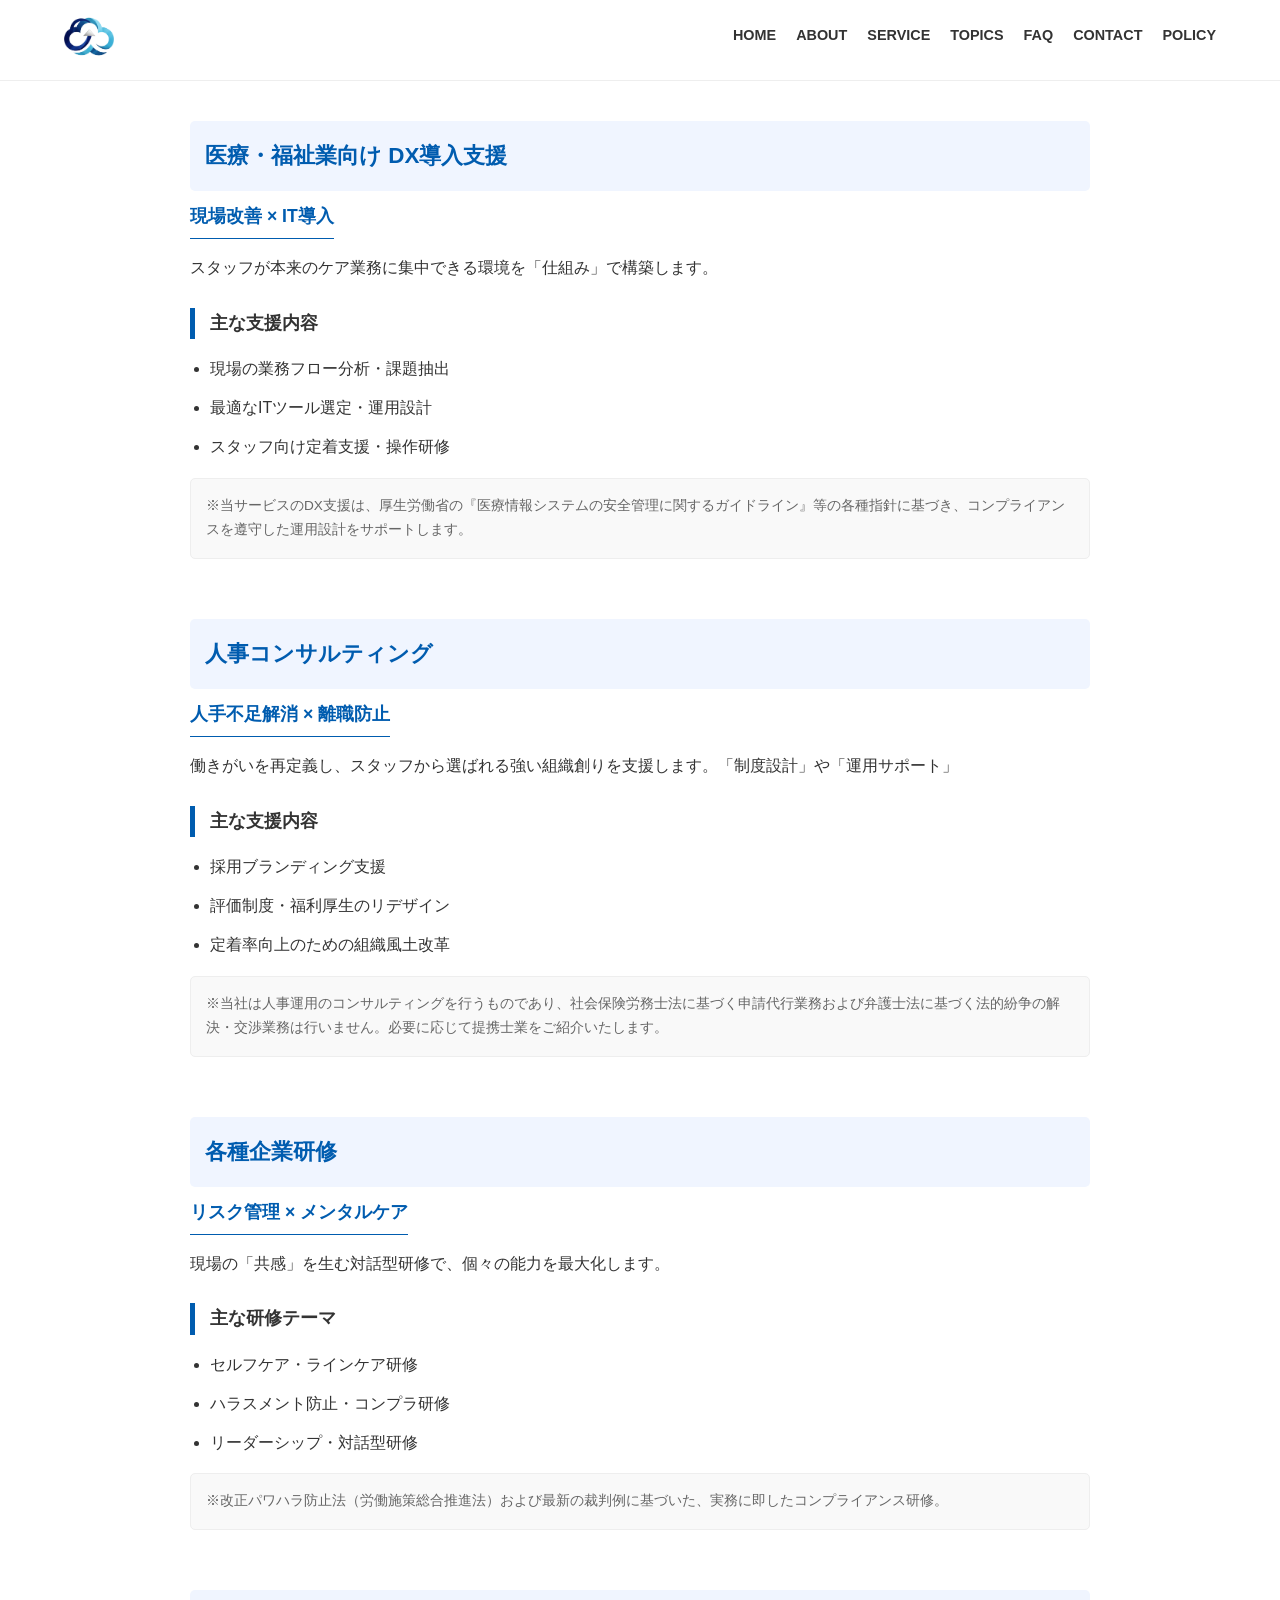
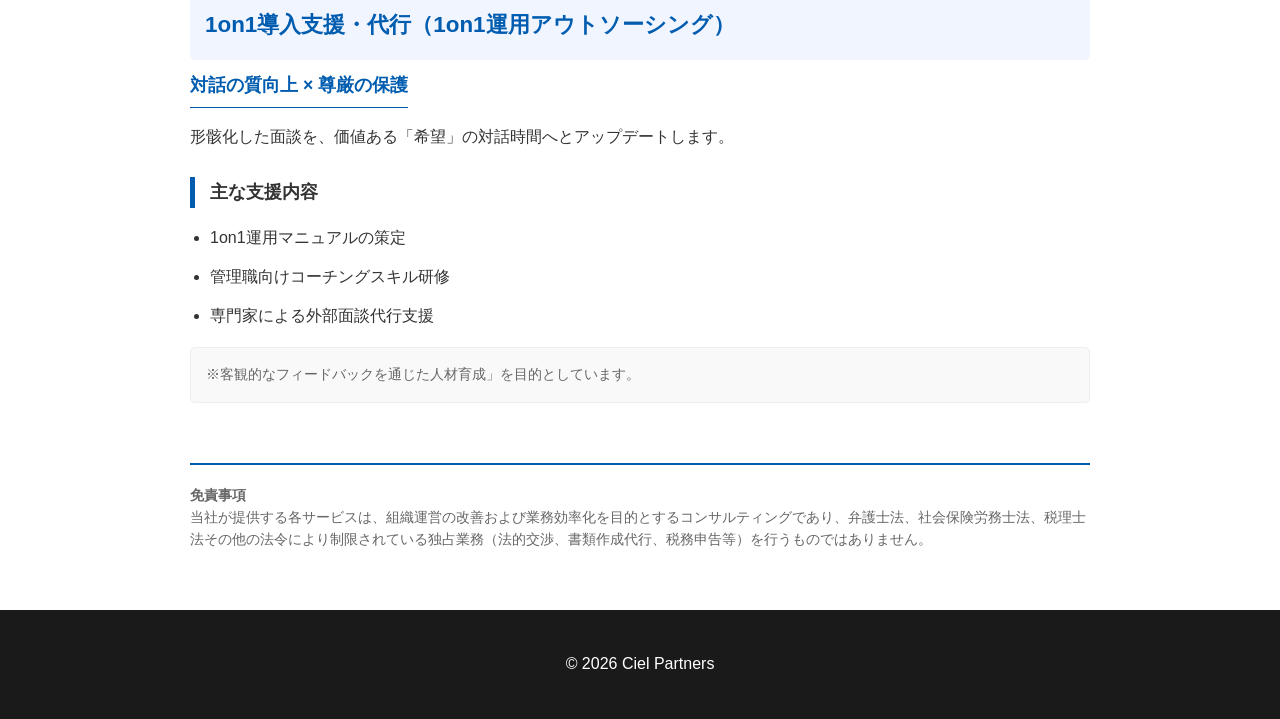
<file: service.html>
<!DOCTYPE html>
<html lang="ja">
<head>
    <meta charset="UTF-8">
    <meta name="viewport" content="width=device-width, initial-scale=1.0">
    <title>SERVICE | Ciel Partners</title>
    <style>
        /* 全体の基本設定 */
        body { font-family: "Helvetica Neue", Arial, "Hiragino Kaku Gothic ProN", "Hiragino Sans", Meiryo, sans-serif; margin: 0; line-height: 1.8; color: #333; }
        
        /* ヘッダー */
        header { display: flex; justify-content: space-between; align-items: center; padding: 15px 5%; border-bottom: 1px solid #eee; background: #fff; position: sticky; top: 0; z-index: 1000; }
        nav ul { list-style: none; display: flex; gap: 20px; margin: 0; padding: 0; }
        nav a { text-decoration: none; color: #333; font-weight: bold; font-size: 0.9rem; }
        
        /* コンテンツエリア */
        .container { max-width: 900px; margin: 40px auto; padding: 0 5%; }
        .svc-box { margin-bottom: 60px; }
        
        /* 見出しデザイン */
        h2 { color: #005CAF; background: #f0f5ff; padding: 15px; border-radius: 5px; font-size: 1.4rem; margin-bottom: 10px; }
        .subtitle { font-weight: bold; color: #005CAF; font-size: 1.1rem; margin-bottom: 15px; display: block; border-bottom: 1px solid #005CAF; padding-bottom: 5px; width: fit-content; }
        h3 { border-left: 5px solid #005CAF; padding-left: 15px; margin: 25px 0 15px; font-size: 1.1rem; }
        
        /* リストとテキスト */
        ul { padding-left: 20px; }
        li { margin-bottom: 10px; }
        p { margin: 10px 0; }
        
        /* 注釈・免責事項ボックス */
        .note { font-size: 0.85rem; color: #666; background: #f9f9f9; padding: 15px; border-radius: 5px; margin-top: 15px; border: 1px solid #eee; }
        .disclaimer-box { font-size: 0.85rem; color: #666; border-top: 2px solid #005CAF; padding-top: 20px; margin-top: 60px; line-height: 1.6; }
        
        /* フッター */
        footer { background: #1a1a1a; color: #fff; text-align: center; padding: 40px; margin-top: 60px; }

        /* スマホ対応 */
        @media (max-width: 600px) {
            header { flex-direction: column; gap: 10px; text-align: center; }
            nav ul { flex-wrap: wrap; justify-content: center; gap: 10px; }
            h2 { font-size: 1.2rem; }
        }
    </style>
</head>
<body>

<header>
    <img src="Ciel-pロゴ透明.png" alt="Ciel Partners" height="50">
    <nav>
        <ul>
            <li><a href="index.html">HOME</a></li>
            <li><a href="about.html">ABOUT</a></li>
            <li><a href="service.html">SERVICE</a></li>
            <li><a href="news.html">TOPICS</a></li>
            <li><a href="faq.html">FAQ</a></li>
            <li><a href="contact.html">CONTACT</a></li>
            <li><a href="policy.html">POLICY</a></li>
        </ul>
    </nav>
</header>

<main class="container">
    <section class="svc-box">
        <h2>医療・福祉業向け DX導入支援</h2>
        <span class="subtitle">現場改善 × IT導入</span>
        <p>スタッフが本来のケア業務に集中できる環境を「仕組み」で構築します。</p>
        <h3>主な支援内容</h3>
        <ul>
            <li>現場の業務フロー分析・課題抽出</li>
            <li>最適なITツール選定・運用設計</li>
            <li>スタッフ向け定着支援・操作研修</li>
        </ul>
        <div class="note">
            ※当サービスのDX支援は、厚生労働省の『医療情報システムの安全管理に関するガイドライン』等の各種指針に基づき、コンプライアンスを遵守した運用設計をサポートします。
        </div>
    </section>

    <section class="svc-box">
        <h2>人事コンサルティング</h2>
        <span class="subtitle">人手不足解消 × 離職防止</span>
        <p>働きがいを再定義し、スタッフから選ばれる強い組織創りを支援します。「制度設計」や「運用サポート」</p>
        <h3>主な支援内容</h3>
        <ul>
            <li>採用ブランディング支援</li>
            <li>評価制度・福利厚生のリデザイン</li>
            <li>定着率向上のための組織風土改革</li>
        </ul>
        <div class="note">
            ※当社は人事運用のコンサルティングを行うものであり、社会保険労務士法に基づく申請代行業務および弁護士法に基づく法的紛争の解決・交渉業務は行いません。必要に応じて提携士業をご紹介いたします。
        </div>
    </section>

    <section class="svc-box">
        <h2>各種企業研修</h2>
        <span class="subtitle">リスク管理 × メンタルケア</span>
        <p>現場の「共感」を生む対話型研修で、個々の能力を最大化します。</p>
        <h3>主な研修テーマ</h3>
        <ul>
            <li>セルフケア・ラインケア研修</li>
            <li>ハラスメント防止・コンプラ研修</li>
            <li>リーダーシップ・対話型研修</li>
        </ul>
        <div class="note">
            ※改正パワハラ防止法（労働施策総合推進法）および最新の裁判例に基づいた、実務に即したコンプライアンス研修。
        </div>
    </section>

    <section class="svc-box">
        <h2>1on1導入支援・代行（1on1運用アウトソーシング）</h2>
        <span class="subtitle">対話の質向上 × 尊厳の保護</span>
        <p>形骸化した面談を、価値ある「希望」の対話時間へとアップデートします。</p>
        <h3>主な支援内容</h3>
        <ul>
            <li>1on1運用マニュアルの策定</li>
            <li>管理職向けコーチングスキル研修</li>
            <li>専門家による外部面談代行支援</li>
        </ul>
        <div class="note">
            ※客観的なフィードバックを通じた人材育成」を目的としています。
        </div>
    </section>

    <div class="disclaimer-box">
        <strong>免責事項</strong><br>
        当社が提供する各サービスは、組織運営の改善および業務効率化を目的とするコンサルティングであり、弁護士法、社会保険労務士法、税理士法その他の法令により制限されている独占業務（法的交渉、書類作成代行、税務申告等）を行うものではありません。
    </div>
</main>

<footer>
    &copy; 2026 Ciel Partners
</footer>

</body>
</html>
</file>
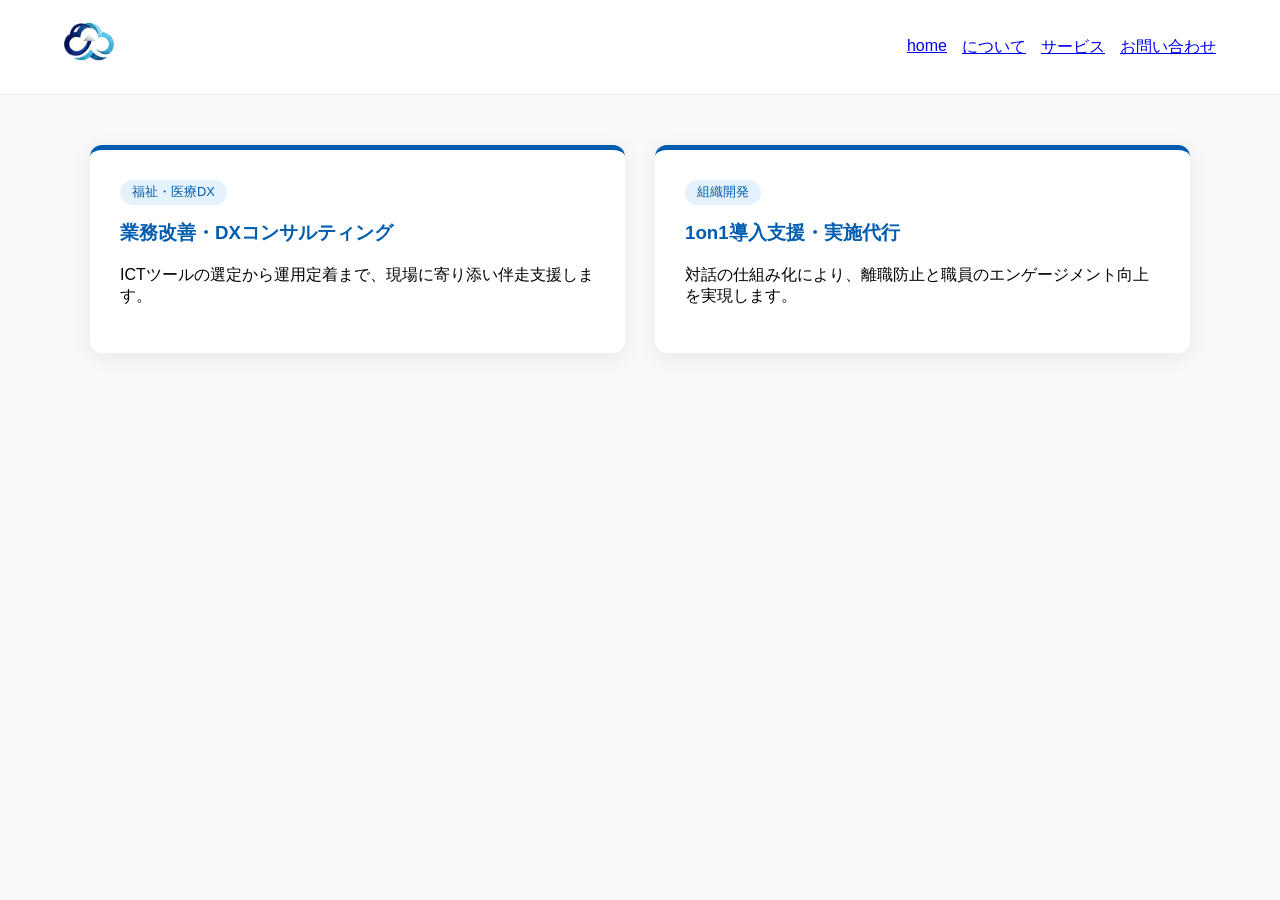
<file: servicet.html>
<!DOCTYPE html>
<html lang="ja">
<head>
    <meta charset="UTF-8">
    <title>サービス詳細 | Ciel Partners</title>
    <style>
        :root { --primary-blue: #2c3e50; --accent-blue: #005CAF; }
        body { font-family: sans-serif; margin: 0; background: #f9f9f9; }
        header { display: flex; justify-content: space-between; align-items: center; padding: 20px 5%; background: #fff; border-bottom: 1px solid #eee; }
        nav ul { list-style: none; display: flex; gap: 15px; }
        .container { max-width: 1100px; margin: 50px auto; padding: 0 20px; }
        .service-grid { display: grid; grid-template-columns: repeat(2, 1fr); gap: 30px; }
        .card { background: white; border-radius: 12px; box-shadow: 0 4px 20px rgba(0,0,0,0.08); padding: 30px; border-top: 5px solid var(--accent-blue); }
        .card h3 { color: var(--accent-blue); margin-top: 0; }
        .tag { display: inline-block; background: #e3f2fd; color: var(--accent-blue); padding: 4px 12px; border-radius: 20px; font-size: 0.8rem; margin-bottom: 15px; }
        @media (max-width: 768px) { .service-grid { grid-template-columns: 1fr; } }
    </style>
</head>
<body>
<header>
    <div class="logo"><img src="Ciel-pロゴ透明.png" height="50"></div>
    <nav><ul><li><a href="index.html">home</a></li><li><a href="about.html">について</a></li><li><a href="service.html">サービス</a></li><li><a href="contact.html">お問い合わせ</a></li></ul></nav>
</header>
<main class="container">
    <div class="service-grid">
        <div class="card">
            <div class="tag">福祉・医療DX</div>
            <h3>業務改善・DXコンサルティング</h3>
            <p>ICTツールの選定から運用定着まで、現場に寄り添い伴走支援します。</p>
        </div>
        <div class="card">
            <div class="tag">組織開発</div>
            <h3>1on1導入支援・実施代行</h3>
            <p>対話の仕組み化により、離職防止と職員のエンゲージメント向上を実現します。</p>
        </div>
        </div>
</main>
</body>
</html>
</file>
